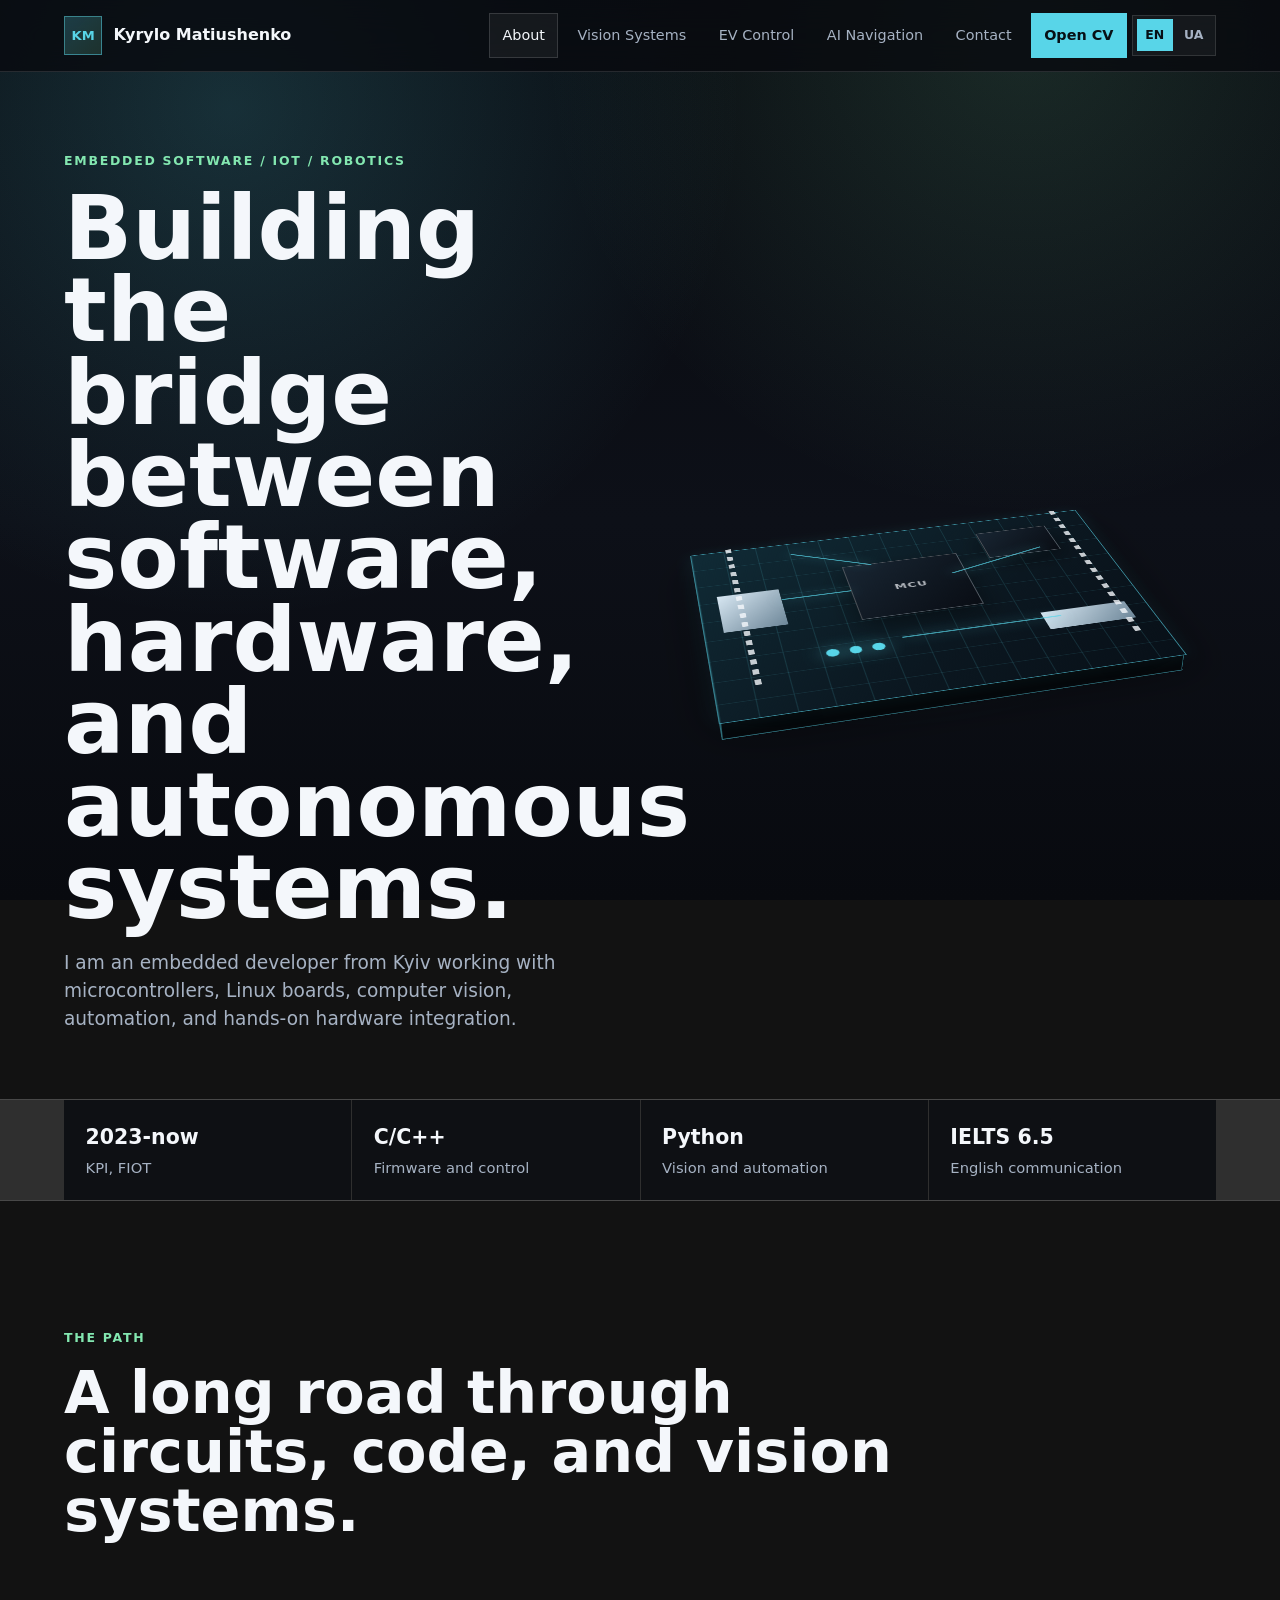
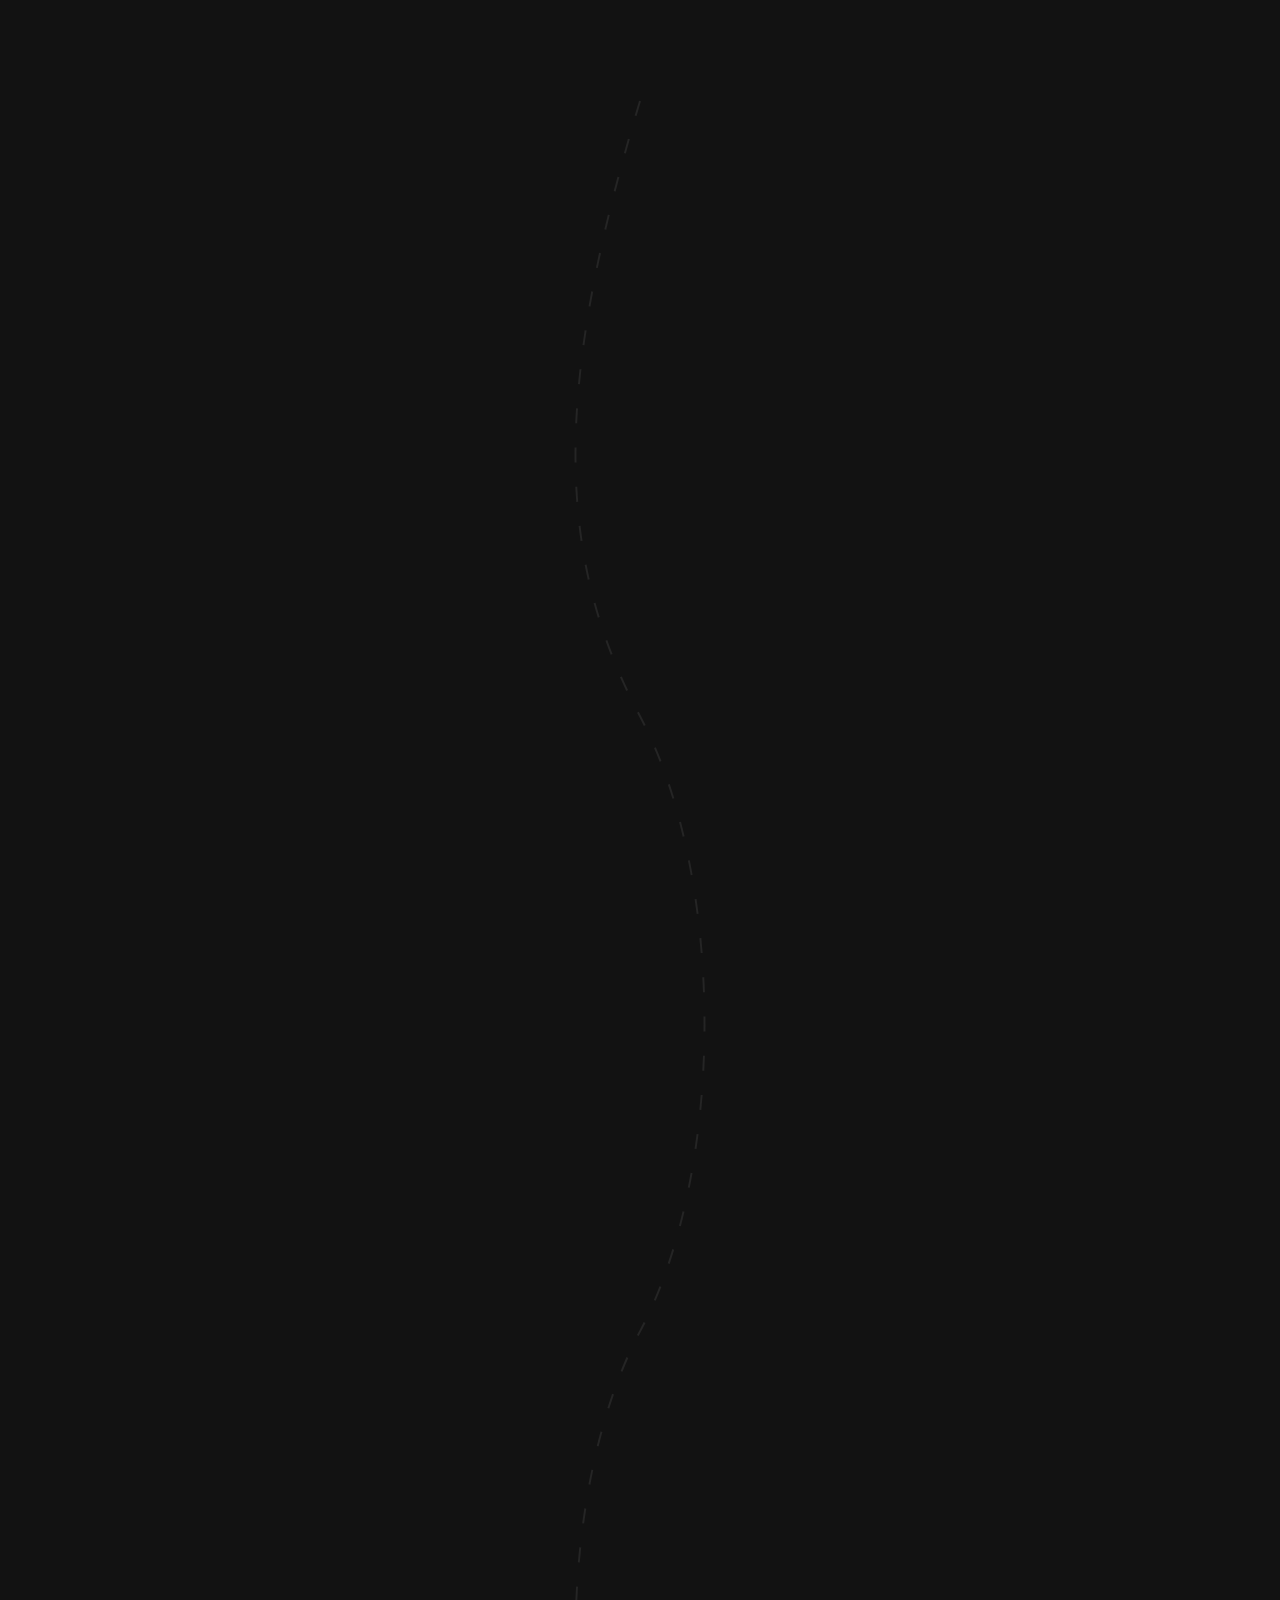
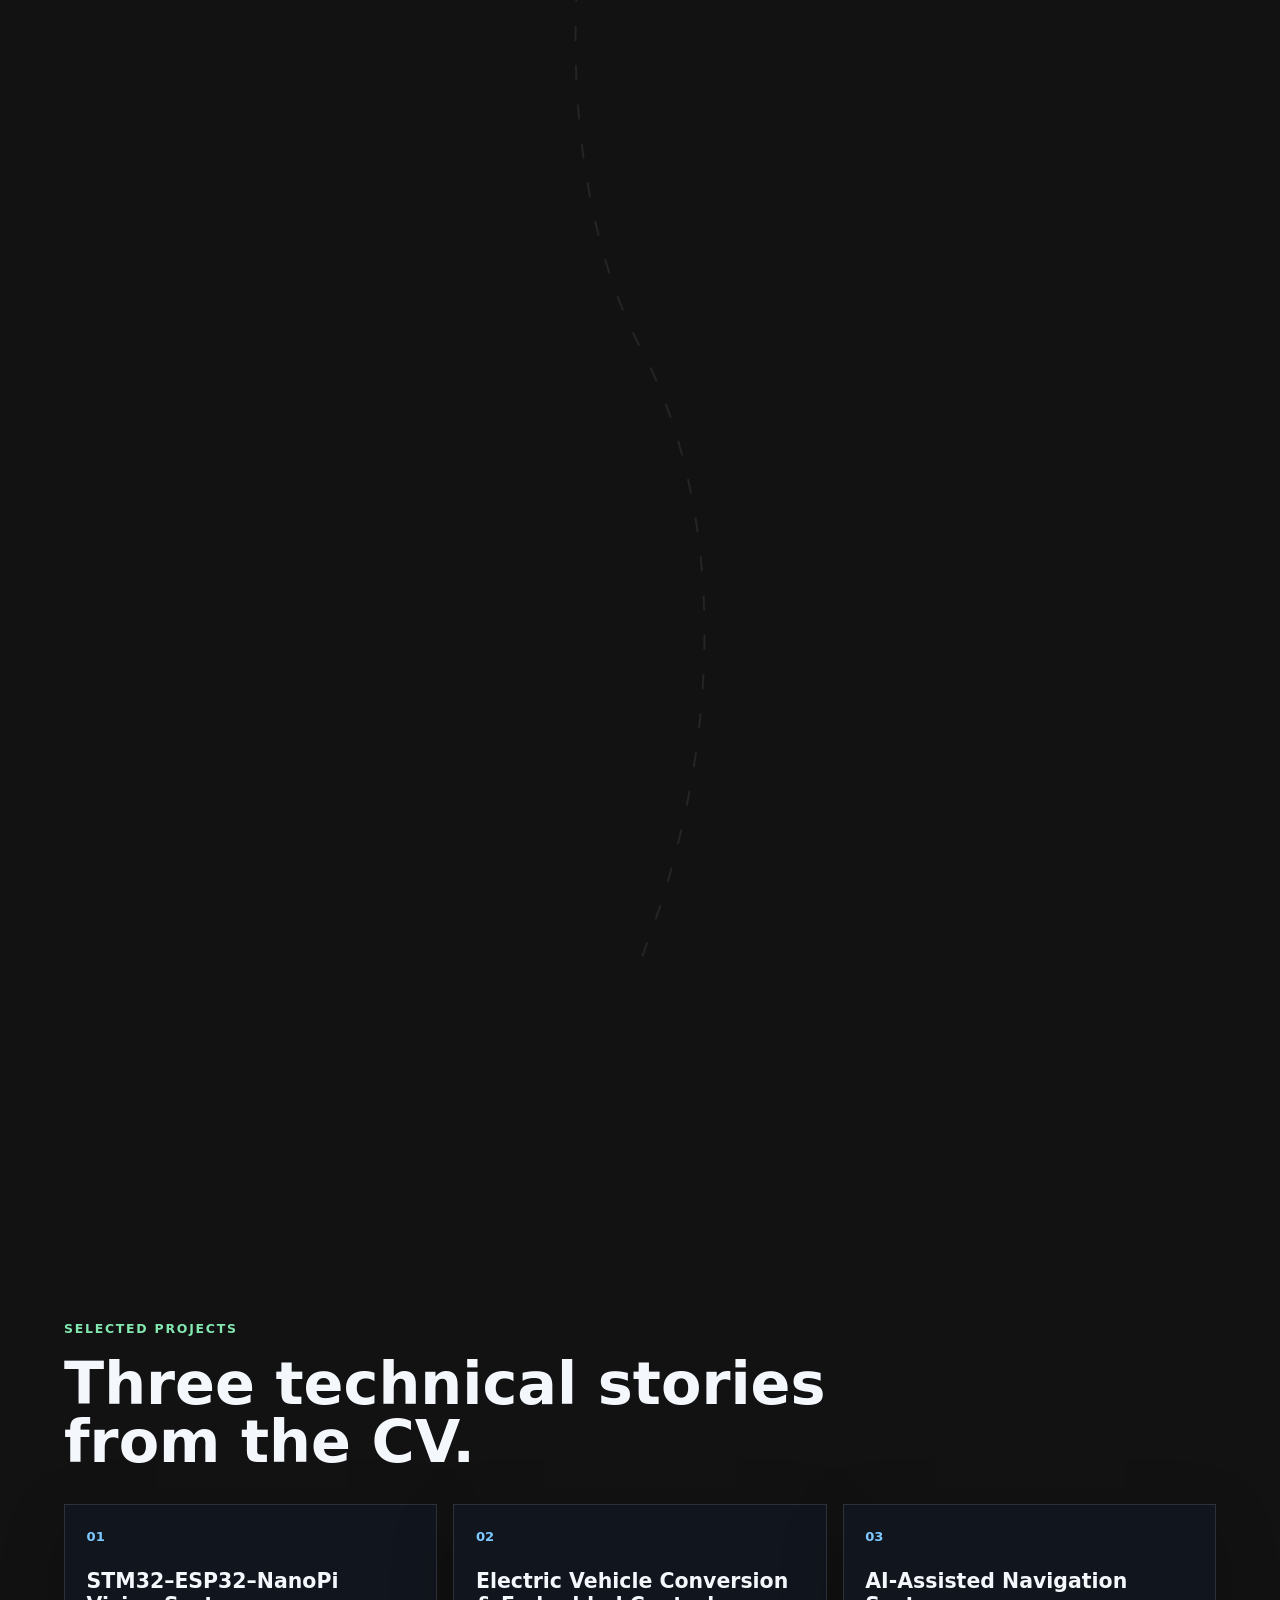
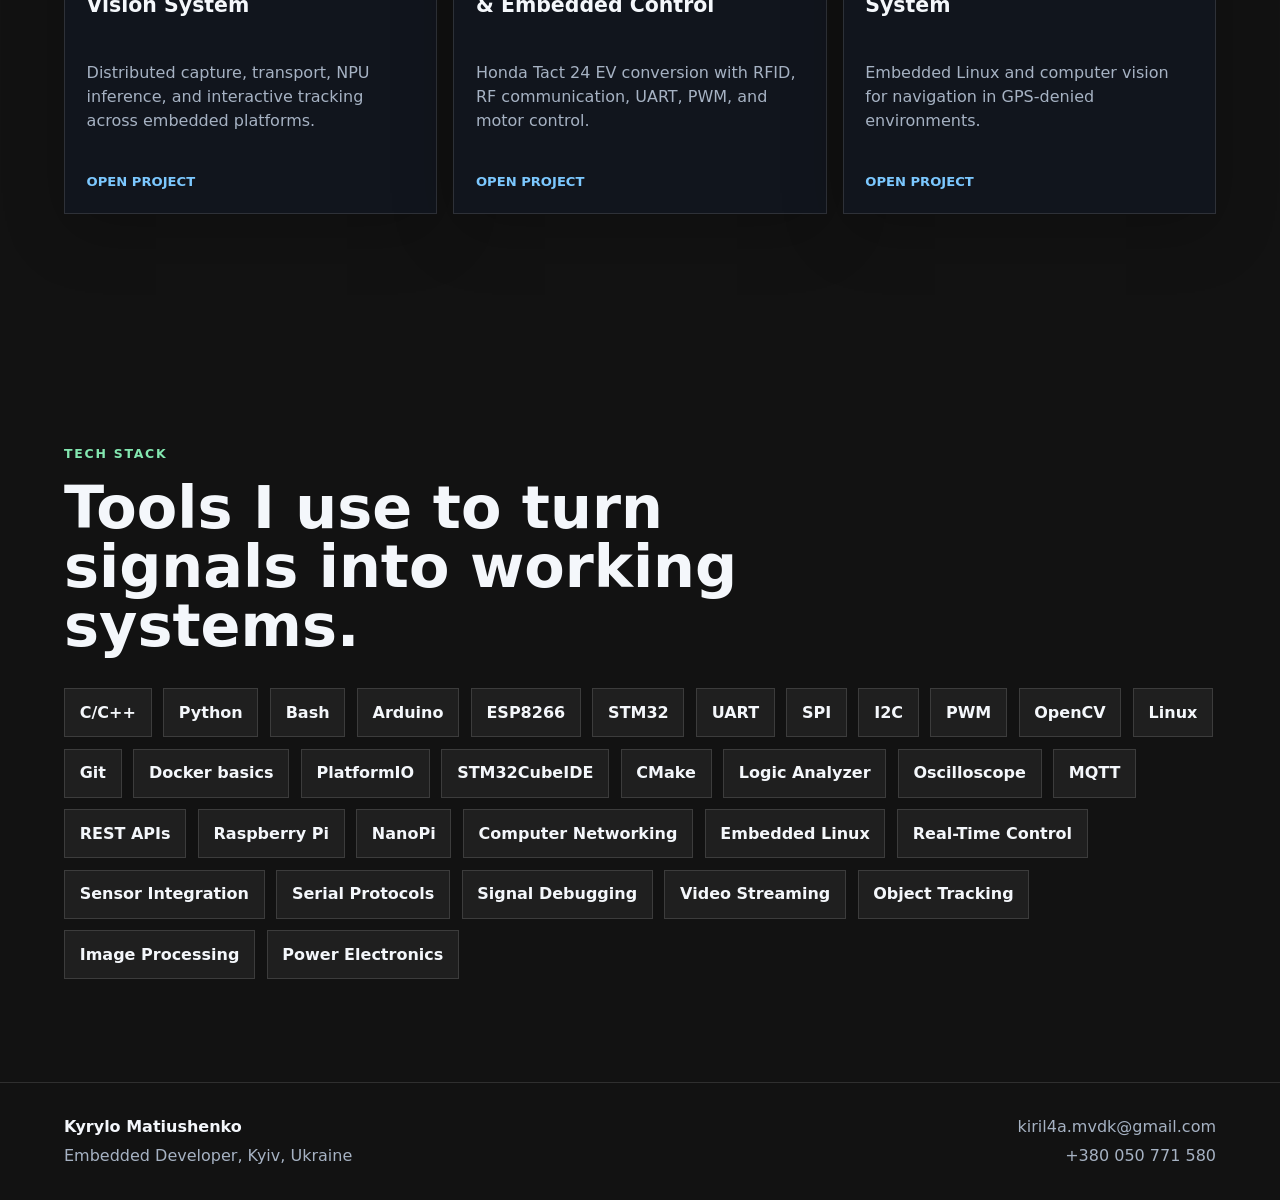
<file: index.html>
<!doctype html>
<html lang="en">
  <head>
    <meta charset="utf-8">
    <meta name="viewport" content="width=device-width, initial-scale=1">
    <meta name="description" content="Kyrylo Matiushenko - embedded developer focused on IoT, robotics, computer vision, and autonomous systems." data-i18n-content="meta.home.description">
    <title>Kyrylo Matiushenko | Embedded Developer</title>
    <link rel="stylesheet" href="styles.css">
    <script defer src="script.js?v=20260713-vision-details"></script>
  </head>
  <body data-page="home">
    <div class="page-loader" aria-label="Loading page" data-i18n-aria="aria.loading">
      <div class="loader-board" aria-hidden="true">
        <span></span>
        <span></span>
        <span></span>
        <span></span>
      </div>
      <p data-i18n="loader.booting">Booting embedded profile</p>
    </div>

    <header class="site-header">
      <a class="brand" href="./" aria-label="Kyrylo Matiushenko home" data-i18n-aria="aria.home">
        <span class="brand-mark">KM</span>
        <span>Kyrylo Matiushenko</span>
      </a>
      <button class="menu-toggle" type="button" aria-label="Open menu" aria-expanded="false" aria-controls="main-navigation" data-i18n-aria="aria.menu">
        <span></span>
        <span></span>
        <span></span>
      </button>
      <nav id="main-navigation" class="top-nav" aria-label="Main navigation" data-i18n-aria="aria.nav">
        <a href="./" aria-current="page" data-i18n="nav.about">About</a>
        <a href="projects/esp8266-camera/" data-i18n="nav.esp">Vision Systems</a>
        <a href="projects/ev-conversion/" data-i18n="nav.ev">EV Control</a>
        <a href="projects/ai-navigation/" data-i18n="nav.ai">AI Navigation</a>
        <a href="contact/" data-i18n="nav.contact">Contact</a>
        <a class="nav-cv" href="Junior Embedded Developer Matiushenko Kyrylo.pdf" data-i18n="nav.cv">Open CV</a>
        <div class="lang-switch" aria-label="Language selector" data-i18n-aria="aria.language">
          <button type="button" data-lang="en" aria-pressed="true">EN</button>
          <button type="button" data-lang="uk" aria-pressed="false">UA</button>
        </div>
      </nav>
    </header>

    <main>
      <section class="hero">
        <div class="hero-copy reveal">
          <p class="eyebrow" data-i18n="home.hero.eyebrow">Embedded software / IoT / robotics</p>
          <h1 data-i18n="home.hero.title">Building the bridge between software, hardware, and autonomous systems.</h1>
          <p class="lead" data-i18n="home.hero.lead">
            I am an embedded developer from Kyiv working with microcontrollers, Linux boards,
            computer vision, automation, and hands-on hardware integration.
          </p>
        </div>

        <div class="hero-visual model-stage" aria-label="Interactive embedded controller model" data-i18n-aria="aria.modelStage">
          <div class="embedded-device" role="img" aria-label="Stylized 3D embedded controller board" data-i18n-aria="aria.model">
            <div class="pcb-board">
              <span class="chip main-chip"></span>
              <span class="chip radio-chip"></span>
              <span class="port usb-port"></span>
              <span class="port sensor-port"></span>
              <span class="trace trace-a"></span>
              <span class="trace trace-b"></span>
              <span class="trace trace-c"></span>
              <span class="trace trace-d"></span>
              <span class="pin-row row-left"></span>
              <span class="pin-row row-right"></span>
              <span class="status-led led-one"></span>
              <span class="status-led led-two"></span>
              <span class="status-led led-three"></span>
            </div>
          </div>
        </div>
      </section>

      <section class="stats-band" aria-label="Profile highlights" data-i18n-aria="aria.profile">
        <div>
          <strong>2023-now</strong>
          <span data-i18n="home.stats.kpi">KPI, FIOT</span>
        </div>
        <div>
          <strong>C/C++</strong>
          <span data-i18n="home.stats.firmware">Firmware and control</span>
        </div>
        <div>
          <strong>Python</strong>
          <span data-i18n="home.stats.vision">Vision and automation</span>
        </div>
        <div>
          <strong>IELTS 6.5</strong>
          <span data-i18n="home.stats.english">English communication</span>
        </div>
      </section>

      <section id="journey" class="story-section">
        <div class="section-heading reveal">
          <p class="eyebrow" data-i18n="home.path.eyebrow">The path</p>
          <h2 data-i18n="home.path.title">A long road through circuits, code, and vision systems.</h2>
        </div>
        <div class="timeline">
          <svg class="timeline-path" viewBox="0 0 100 500" preserveAspectRatio="none" aria-hidden="true">
            <defs>
              <clipPath id="timeline-progress-clip">
                <rect class="timeline-progress-clip" x="0" y="0" width="100" height="0"></rect>
              </clipPath>
            </defs>
            <path pathLength="100" class="timeline-path-base" d="M50 0 C 8 58 8 92 50 125 C 92 158 92 217 50 250 C 8 283 8 342 50 375 C 92 408 92 456 50 500"></path>
            <path pathLength="100" clip-path="url(#timeline-progress-clip)" class="timeline-path-progress" d="M50 0 C 8 58 8 92 50 125 C 92 158 92 217 50 250 C 8 283 8 342 50 375 C 92 408 92 456 50 500"></path>
          </svg>
          <article class="timeline-item reveal">
            <span class="timeline-date">2016</span>
            <h3 data-i18n="home.path.2016.title">The first embedded experiments</h3>
            <p data-i18n="home.path.2016.text">
              Started learning embedded systems through hands-on experiments with boards,
              wiring, and firmware. This is where the habit formed: debug the real device,
              not only the code that should have worked.
            </p>
          </article>
          <article class="timeline-item reveal">
            <span class="timeline-date">2022</span>
            <h3 data-i18n="home.path.2022.title">Escape-room automation in Kyiv</h3>
            <p data-i18n="home.path.2022.text">
              Built electronics for quest rooms: Arduino controllers, sensors, relays, RFID,
              light, sound, and automation chains. It was the first place where reliability
              mattered more than a beautiful prototype.
            </p>
          </article>
          <article class="timeline-item reveal">
            <span class="timeline-date">2023</span>
            <h3 data-i18n="home.path.2023.title">University, relocation, neural networks, and computer vision</h3>
            <p data-i18n="home.path.2023.text">
              Entered KPI, relocated, and began moving from classic embedded work toward
              neural networks and computer vision. GoIT gave the first structured push;
              university projects turned it into deeper practice.
            </p>
          </article>
          <article class="timeline-item reveal">
            <span class="timeline-date">2024</span>
            <h3 data-i18n="home.path.2024.title">Small commissioned projects and sharper specialization</h3>
            <p data-i18n="home.path.2024.text">
              Took on small commissioned projects where each task mixed firmware, hardware
              behavior, interfaces, testing, and practical delivery. Good training for turning
              loose requirements into working devices.
            </p>
          </article>
          <article class="timeline-item reveal">
            <span class="timeline-date" data-i18n="home.path.now.date">Now</span>
            <h3 data-i18n="home.path.now.title">Embedded vision and autonomous systems</h3>
            <p data-i18n="home.path.now.text">
              Focused on embedded software, Linux boards, computer vision, UAV-related
              technologies, and navigation without GPS. The interesting zone is where
              perception, firmware, and physical constraints meet.
            </p>
          </article>
        </div>
      </section>

      <section class="projects-section">
        <div class="section-heading reveal">
          <p class="eyebrow" data-i18n="home.projects.eyebrow">Selected projects</p>
          <h2 data-i18n="home.projects.title">Three technical stories from the CV.</h2>
        </div>
        <div class="project-grid">
          <a class="project-card reveal" href="projects/esp8266-camera/">
            <span class="project-index">01</span>
            <h3 data-i18n="project.stm32.title">STM32–ESP32–NanoPi Vision System</h3>
            <p data-i18n="home.projects.stm32.text">Distributed capture, transport, NPU inference, and interactive tracking across embedded platforms.</p>
            <span class="card-link" data-i18n="home.projects.open">Open project</span>
          </a>
          <a class="project-card reveal" href="projects/ev-conversion/">
            <span class="project-index">02</span>
            <h3 data-i18n="project.ev.title.short">Electric Vehicle Conversion & Embedded Control</h3>
            <p data-i18n="home.projects.ev.text">Honda Tact 24 EV conversion with RFID, RF communication, UART, PWM, and motor control.</p>
            <span class="card-link" data-i18n="home.projects.open">Open project</span>
          </a>
          <a class="project-card reveal" href="projects/ai-navigation/">
            <span class="project-index">03</span>
            <h3 data-i18n="project.ai.title">AI-Assisted Navigation System</h3>
            <p data-i18n="home.projects.ai.text">Embedded Linux and computer vision for navigation in GPS-denied environments.</p>
            <span class="card-link" data-i18n="home.projects.open">Open project</span>
          </a>
        </div>
      </section>

      <section class="stack-section">
        <div class="section-heading reveal">
          <p class="eyebrow" data-i18n="home.stack.eyebrow">Tech stack</p>
          <h2 data-i18n="home.stack.title">Tools I use to turn signals into working systems.</h2>
        </div>
        <div class="stack-cloud reveal">
          <span>C/C++</span>
          <span>Python</span>
          <span>Bash</span>
          <span>Arduino</span>
          <span>ESP8266</span>
          <span>STM32</span>
          <span>UART</span>
          <span>SPI</span>
          <span>I2C</span>
          <span>PWM</span>
          <span>OpenCV</span>
          <span>Linux</span>
          <span>Git</span>
          <span>Docker basics</span>
          <span>PlatformIO</span>
          <span>STM32CubeIDE</span>
          <span>CMake</span>
          <span>Logic Analyzer</span>
          <span>Oscilloscope</span>
          <span>MQTT</span>
          <span>REST APIs</span>
          <span>Raspberry Pi</span>
          <span>NanoPi</span>
          <span>Computer Networking</span>
          <span>Embedded Linux</span>
          <span>Real-Time Control</span>
          <span>Sensor Integration</span>
          <span>Serial Protocols</span>
          <span>Signal Debugging</span>
          <span>Video Streaming</span>
          <span>Object Tracking</span>
          <span>Image Processing</span>
          <span>Power Electronics</span>
        </div>
      </section>
    </main>

    <footer class="site-footer">
      <div>
        <strong>Kyrylo Matiushenko</strong>
        <span data-i18n="footer.role">Embedded Developer, Kyiv, Ukraine</span>
      </div>
      <div class="footer-links">
        <a href="mailto:kiril4a.mvdk@gmail.com">kiril4a.mvdk@gmail.com</a>
        <a href="tel:+380050771580">+380 050 771 580</a>
      </div>
    </footer>
  </body>
</html>
</file>
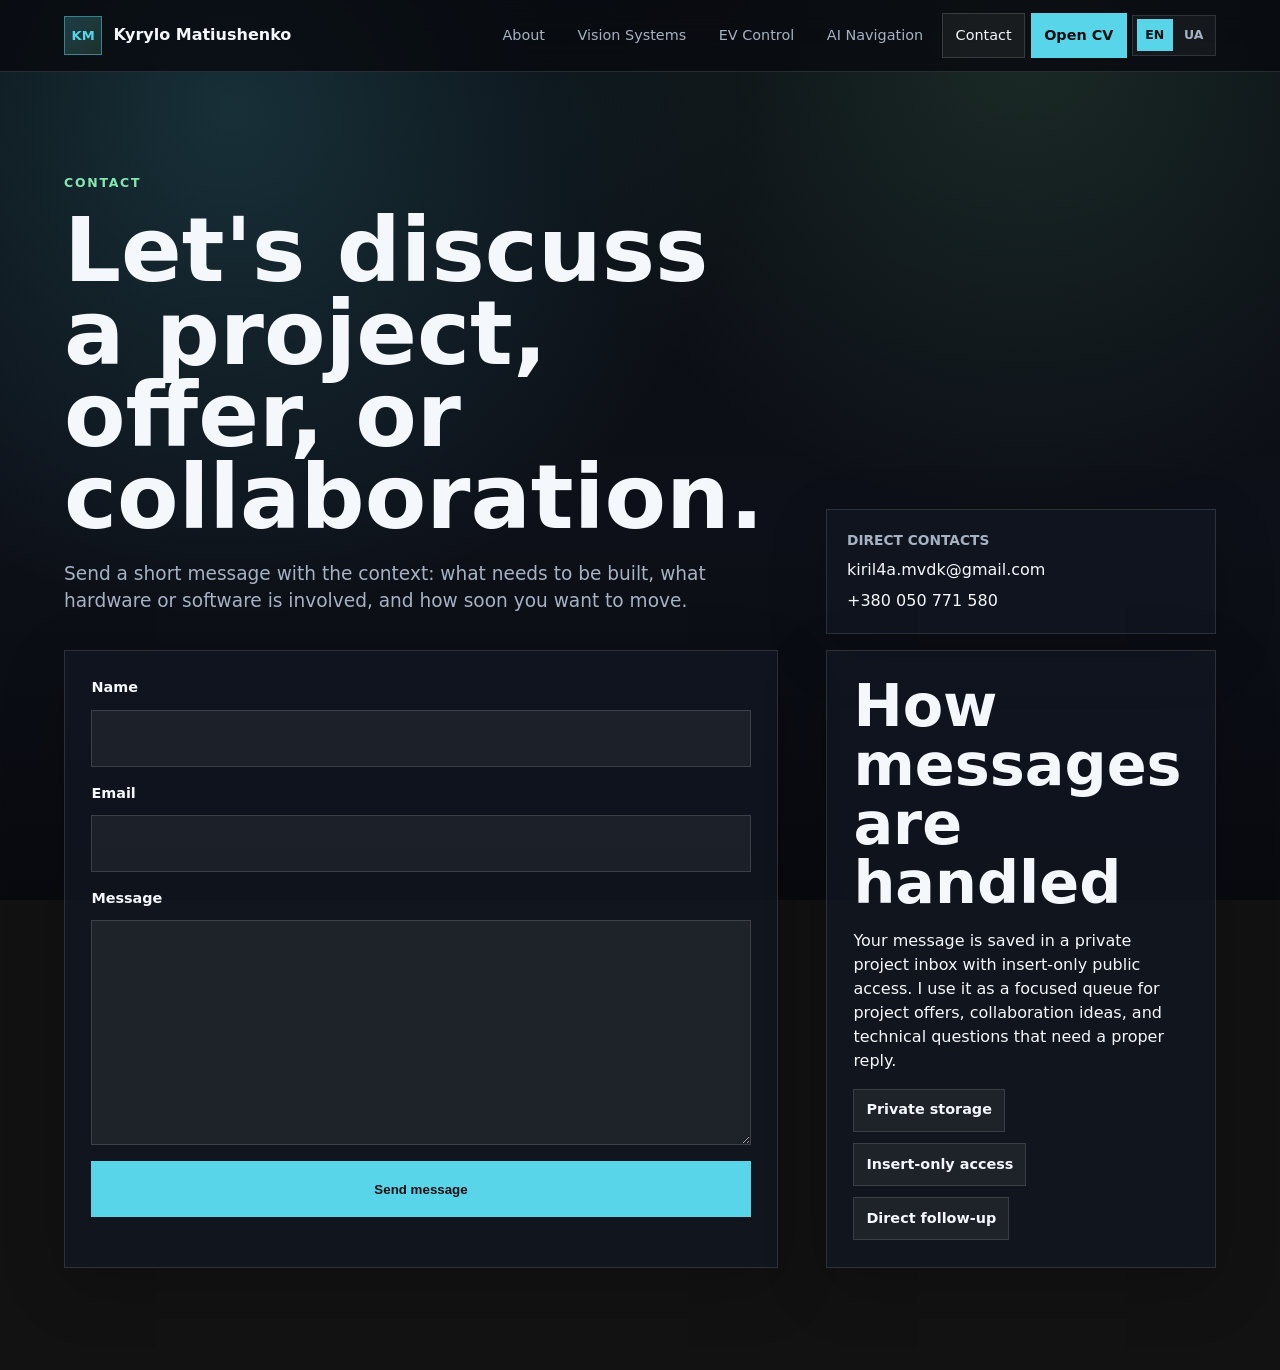
<file: contact/index.html>
<!doctype html>
<html lang="en">
  <head>
    <meta charset="utf-8">
    <meta name="viewport" content="width=device-width, initial-scale=1">
    <meta name="description" content="Contact Kyrylo Matiushenko for embedded, IoT, and computer vision projects." data-i18n-content="meta.contact.description">
    <title>Contact | Kyrylo Matiushenko</title>
    <link rel="stylesheet" href="../styles.css">
    <script defer src="../script.js?v=20260713-vision-details"></script>
  </head>
  <body data-page="contact">
    <header class="site-header">
      <a class="brand" href="../"><span class="brand-mark">KM</span><span>Kyrylo Matiushenko</span></a>
      <button class="menu-toggle" type="button" aria-label="Open menu" aria-expanded="false" aria-controls="main-navigation" data-i18n-aria="aria.menu">
        <span></span>
        <span></span>
        <span></span>
      </button>
      <nav id="main-navigation" class="top-nav" aria-label="Main navigation" data-i18n-aria="aria.nav">
        <a href="../" data-i18n="nav.about">About</a>
        <a href="../projects/esp8266-camera/" data-i18n="nav.esp">Vision Systems</a>
        <a href="../projects/ev-conversion/" data-i18n="nav.ev">EV Control</a>
        <a href="../projects/ai-navigation/" data-i18n="nav.ai">AI Navigation</a>
        <a href="./" aria-current="page" data-i18n="nav.contact">Contact</a>
        <a class="nav-cv" href="../Junior Embedded Developer Matiushenko Kyrylo.pdf" data-i18n="nav.cv">Open CV</a>
        <div class="lang-switch" aria-label="Language selector" data-i18n-aria="aria.language">
          <button type="button" data-lang="en" aria-pressed="true">EN</button>
          <button type="button" data-lang="uk" aria-pressed="false">UA</button>
        </div>
      </nav>
    </header>

    <main class="contact-page">
      <section class="contact-hero reveal">
        <div>
          <p class="eyebrow" data-i18n="contact.eyebrow">Contact</p>
          <h1 data-i18n="contact.title">Let's discuss a project, offer, or collaboration.</h1>
          <p class="lead" data-i18n="contact.lead">
            Send a short message with the context: what needs to be built, what hardware or
            software is involved, and how soon you want to move.
          </p>
        </div>
        <aside class="contact-direct">
          <span data-i18n="contact.direct">Direct contacts</span>
          <a href="mailto:kiril4a.mvdk@gmail.com">kiril4a.mvdk@gmail.com</a>
          <a href="tel:+380050771580">+380 050 771 580</a>
        </aside>
      </section>

      <section class="contact-layout">
        <form class="contact-form reveal" data-contact-form>
          <div class="form-row">
            <label for="contact-name" data-i18n="contact.name">Name</label>
            <input id="contact-name" name="name" type="text" autocomplete="name" required>
          </div>
          <div class="form-row">
            <label for="contact-email" data-i18n="contact.email">Email</label>
            <input id="contact-email" name="email" type="email" autocomplete="email" required>
          </div>
          <div class="form-row">
            <label for="contact-message" data-i18n="contact.message">Message</label>
            <textarea id="contact-message" name="message" rows="8" required></textarea>
          </div>
          <input class="form-honeypot" name="company" type="text" tabindex="-1" autocomplete="off" aria-hidden="true">
          <button class="button primary" type="submit" data-i18n="contact.submit">Send message</button>
          <p class="form-status" data-contact-status aria-live="polite"></p>
        </form>

        <aside class="contact-note reveal">
          <h2 data-i18n="contact.supabase.title">How messages are handled</h2>
          <p data-i18n="contact.supabase.text">
            Your message is saved in a private project inbox with insert-only public access.
            I use it as a focused queue for project offers, collaboration ideas, and technical
            questions that need a proper reply.
          </p>
          <div class="stack-cloud compact">
            <span data-i18n="contact.chip.storage">Private storage</span>
            <span data-i18n="contact.chip.access">Insert-only access</span>
            <span data-i18n="contact.chip.reply">Direct follow-up</span>
          </div>
        </aside>
      </section>
    </main>
  </body>
</html>
</file>
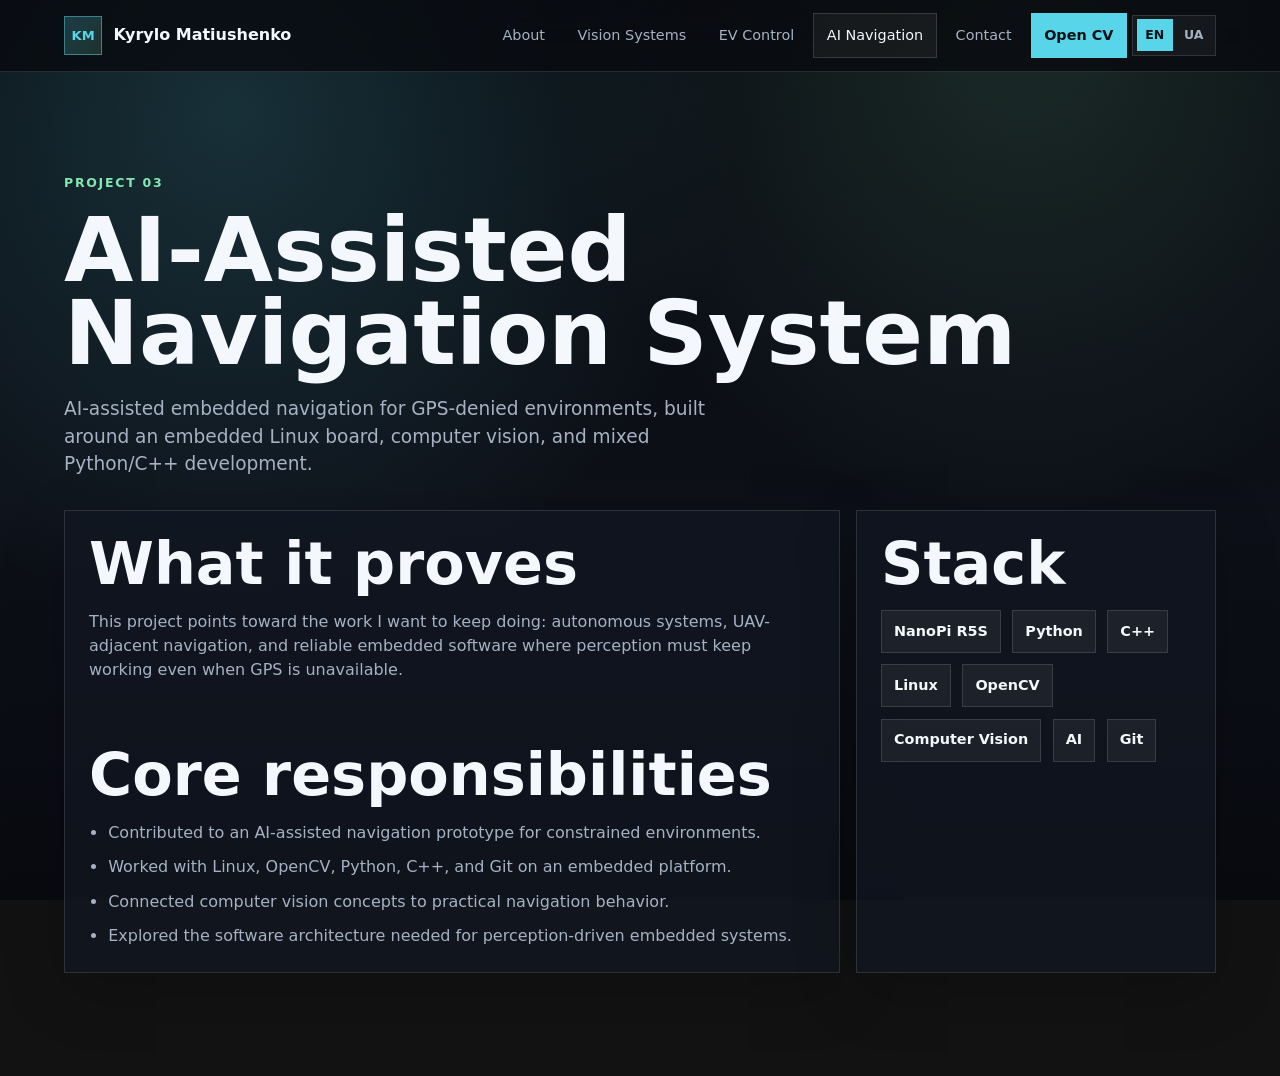
<file: projects/ai-navigation/index.html>
﻿<!doctype html>
<html lang="en">
  <head>
    <meta charset="utf-8">
    <meta name="viewport" content="width=device-width, initial-scale=1">
    <meta name="description" content="AI-assisted embedded navigation system by Kyrylo Matiushenko." data-i18n-content="meta.ai.description">
    <title>AI Navigation | Kyrylo Matiushenko</title>
    <link rel="stylesheet" href="../../styles.css">
    <script defer src="../../script.js?v=20260713-vision-details"></script>
  </head>
  <body data-page="ai">
    <header class="site-header">
      <a class="brand" href="../../"><span class="brand-mark">KM</span><span>Kyrylo Matiushenko</span></a>
      <button class="menu-toggle" type="button" aria-label="Open menu" aria-expanded="false" aria-controls="main-navigation" data-i18n-aria="aria.menu">
        <span></span>
        <span></span>
        <span></span>
      </button>
      <nav id="main-navigation" class="top-nav" aria-label="Main navigation" data-i18n-aria="aria.nav">
        <a href="../../" data-i18n="nav.about">About</a>
        <a href="../esp8266-camera/" data-i18n="nav.esp">Vision Systems</a>
        <a href="../ev-conversion/" data-i18n="nav.ev">EV Control</a>
        <a href="../ai-navigation/" aria-current="page" data-i18n="nav.ai">AI Navigation</a>
        <a href="../../contact/" data-i18n="nav.contact">Contact</a>
        <a class="nav-cv" href="../../Junior Embedded Developer Matiushenko Kyrylo.pdf" data-i18n="nav.cv">Open CV</a>
        <div class="lang-switch" aria-label="Language selector" data-i18n-aria="aria.language">
          <button type="button" data-lang="en" aria-pressed="true">EN</button>
          <button type="button" data-lang="uk" aria-pressed="false">UA</button>
        </div>
      </nav>
    </header>

    <main class="project-page">
      <section class="project-hero reveal">
        <p class="eyebrow" data-i18n="project.ai.eyebrow">Project 03</p>
        <h1 data-i18n="project.ai.title">AI-Assisted Navigation System</h1>
        <p class="lead" data-i18n="project.ai.lead">
          AI-assisted embedded navigation for GPS-denied environments, built around an
          embedded Linux board, computer vision, and mixed Python/C++ development.
        </p>
      </section>

      <section class="project-layout">
        <article class="project-main reveal">
          <h2 data-i18n="project.what">What it proves</h2>
          <p data-i18n="project.ai.proves">
            This project points toward the work I want to keep doing: autonomous systems,
            UAV-adjacent navigation, and reliable embedded software where perception must
            keep working even when GPS is unavailable.
          </p>
          <h2 data-i18n="project.responsibilities">Core responsibilities</h2>
          <ul>
            <li data-i18n="project.ai.li1">Contributed to an AI-assisted navigation prototype for constrained environments.</li>
            <li data-i18n="project.ai.li2">Worked with Linux, OpenCV, Python, C++, and Git on an embedded platform.</li>
            <li data-i18n="project.ai.li3">Connected computer vision concepts to practical navigation behavior.</li>
            <li data-i18n="project.ai.li4">Explored the software architecture needed for perception-driven embedded systems.</li>
          </ul>
        </article>
        <aside class="project-side reveal">
          <h2 data-i18n="project.stack">Stack</h2>
          <div class="stack-cloud compact">
            <span>NanoPi R5S</span>
            <span>Python</span>
            <span>C++</span>
            <span>Linux</span>
            <span>OpenCV</span>
            <span>Computer Vision</span>
            <span>AI</span>
            <span>Git</span>
          </div>
        </aside>
      </section>
    </main>
  </body>
</html>
</file>
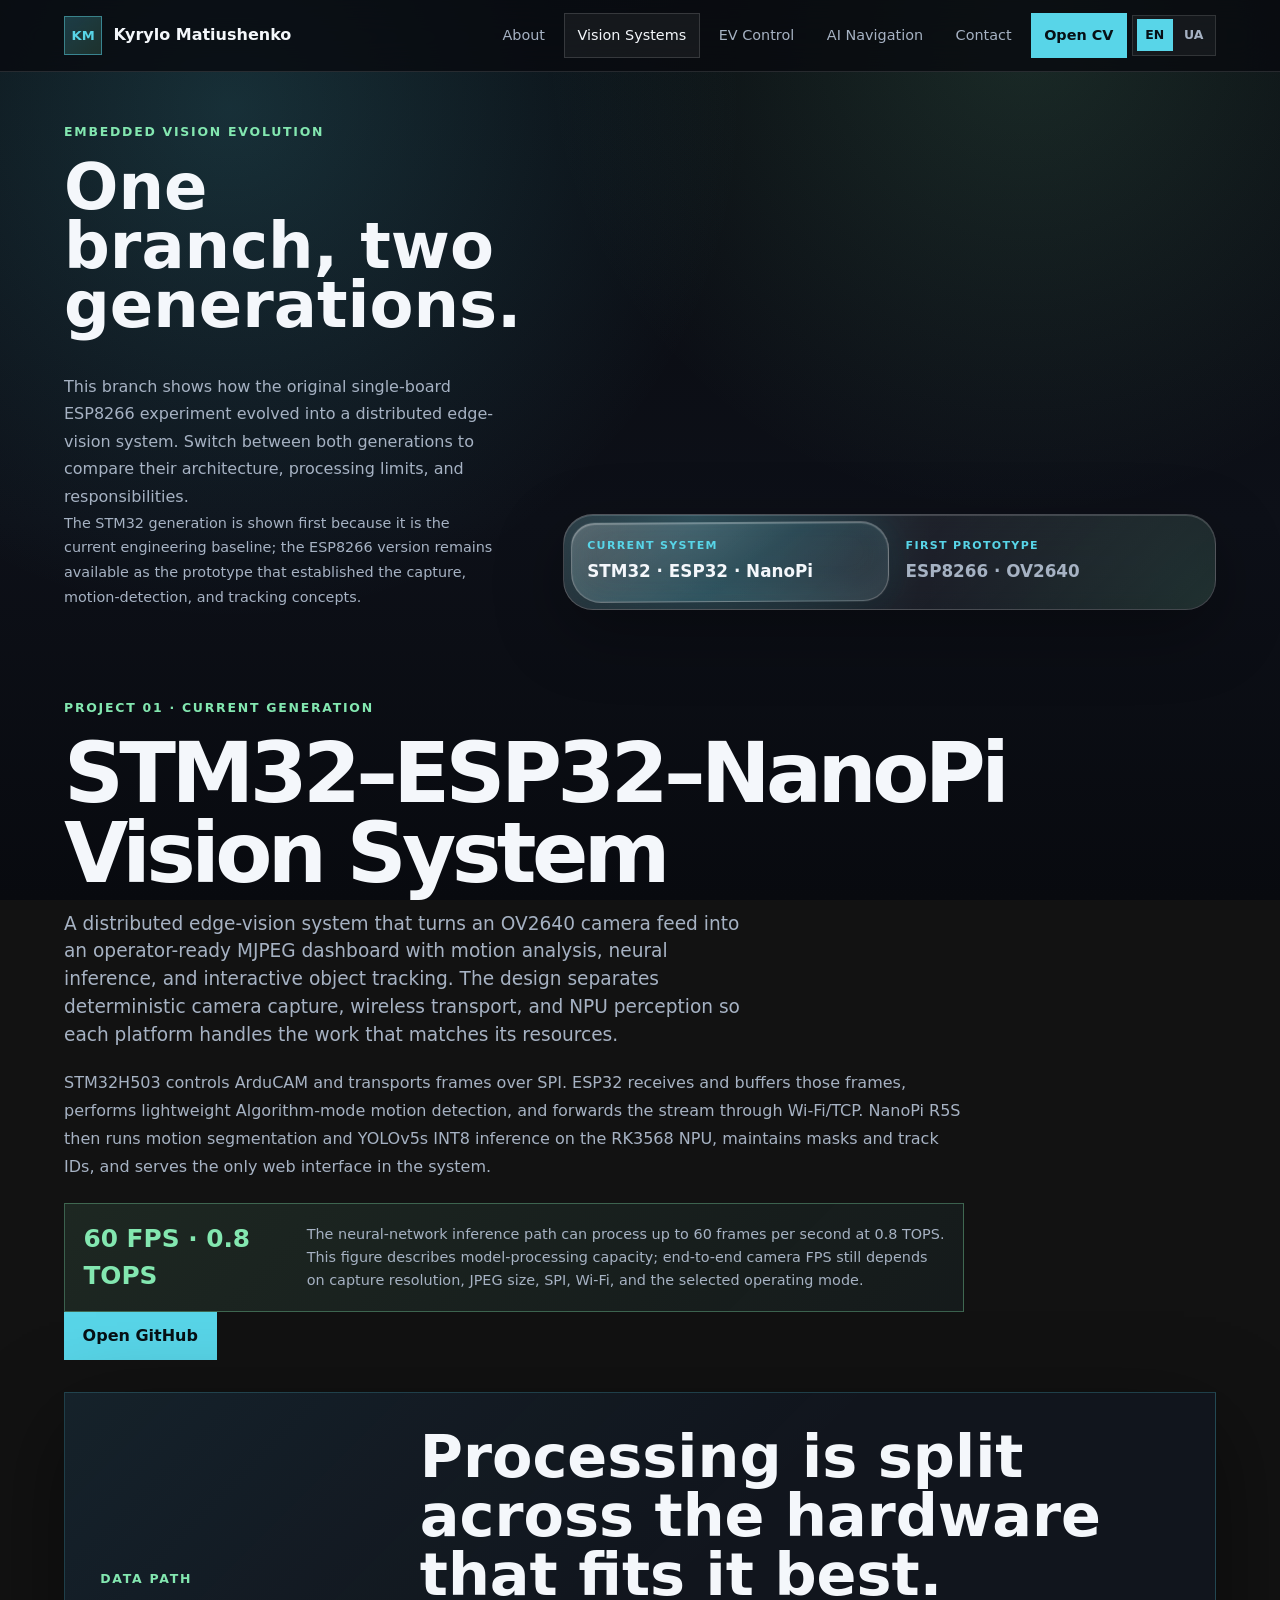
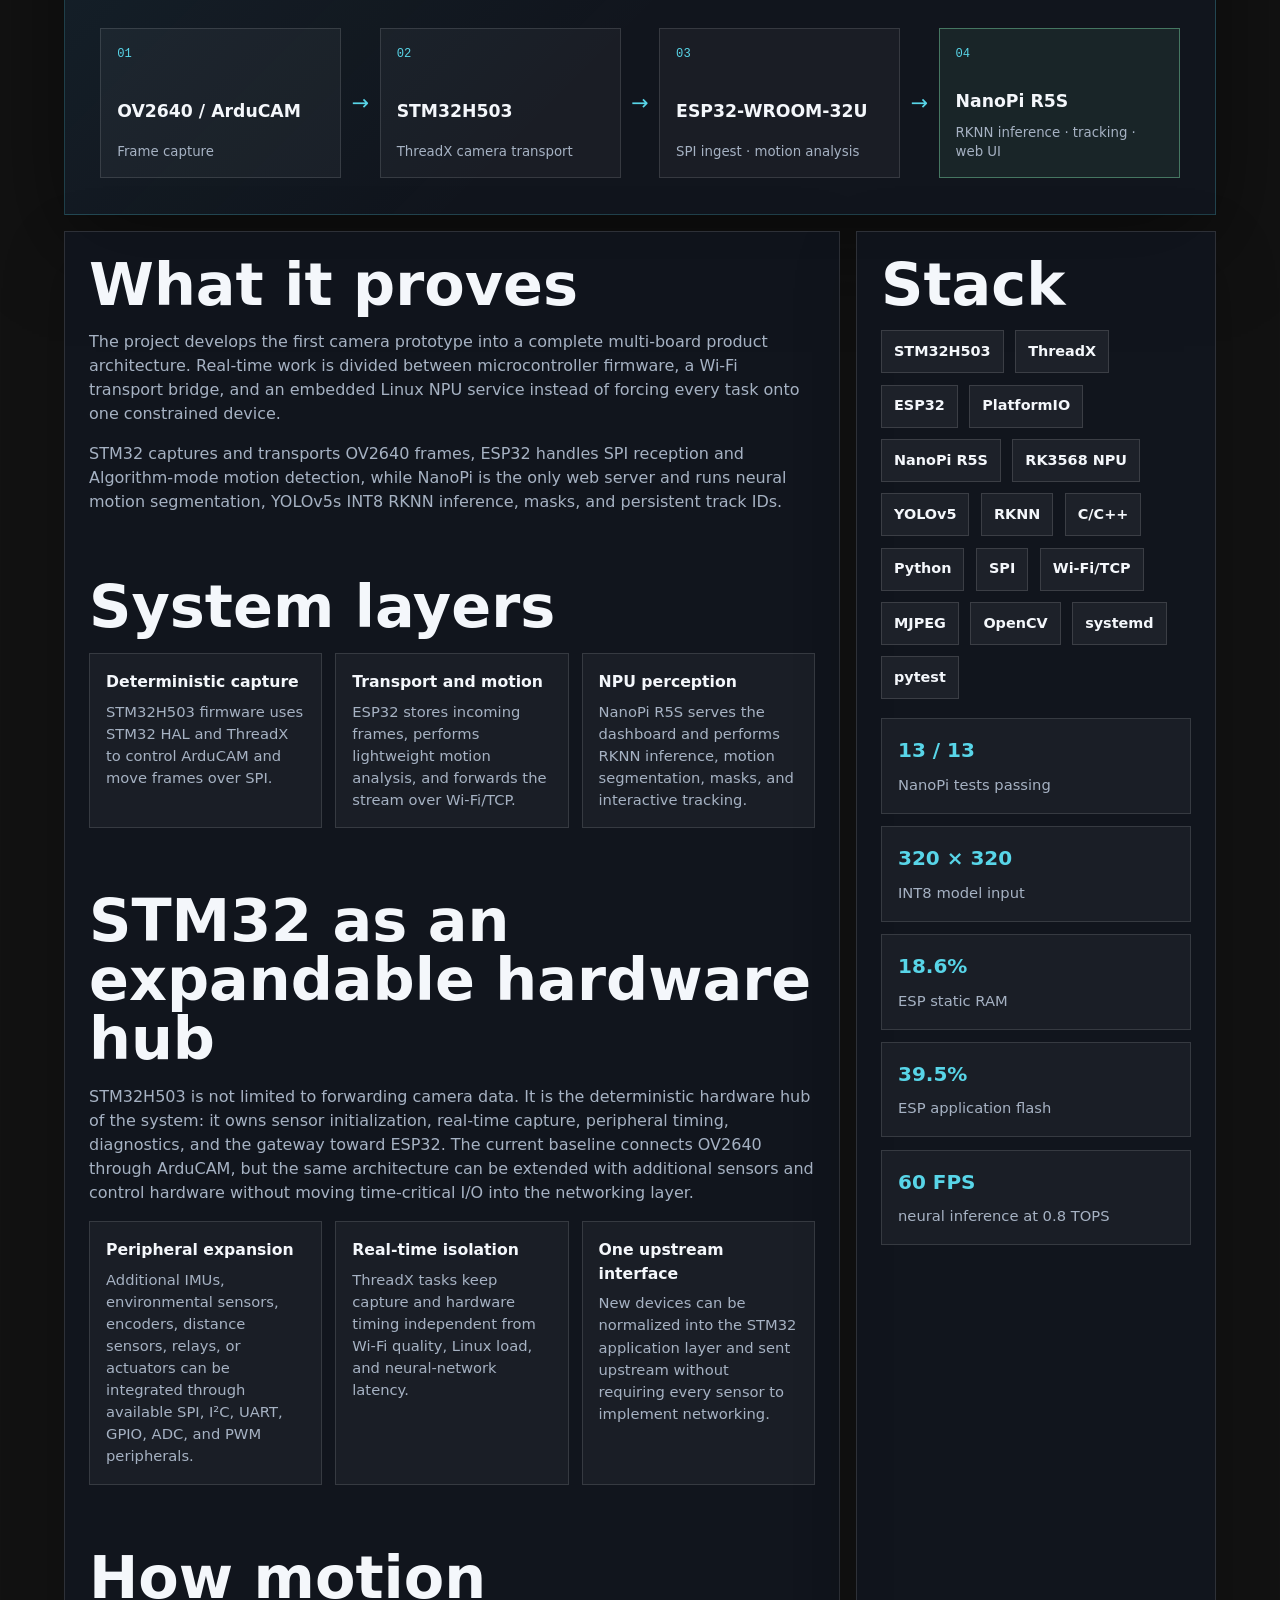
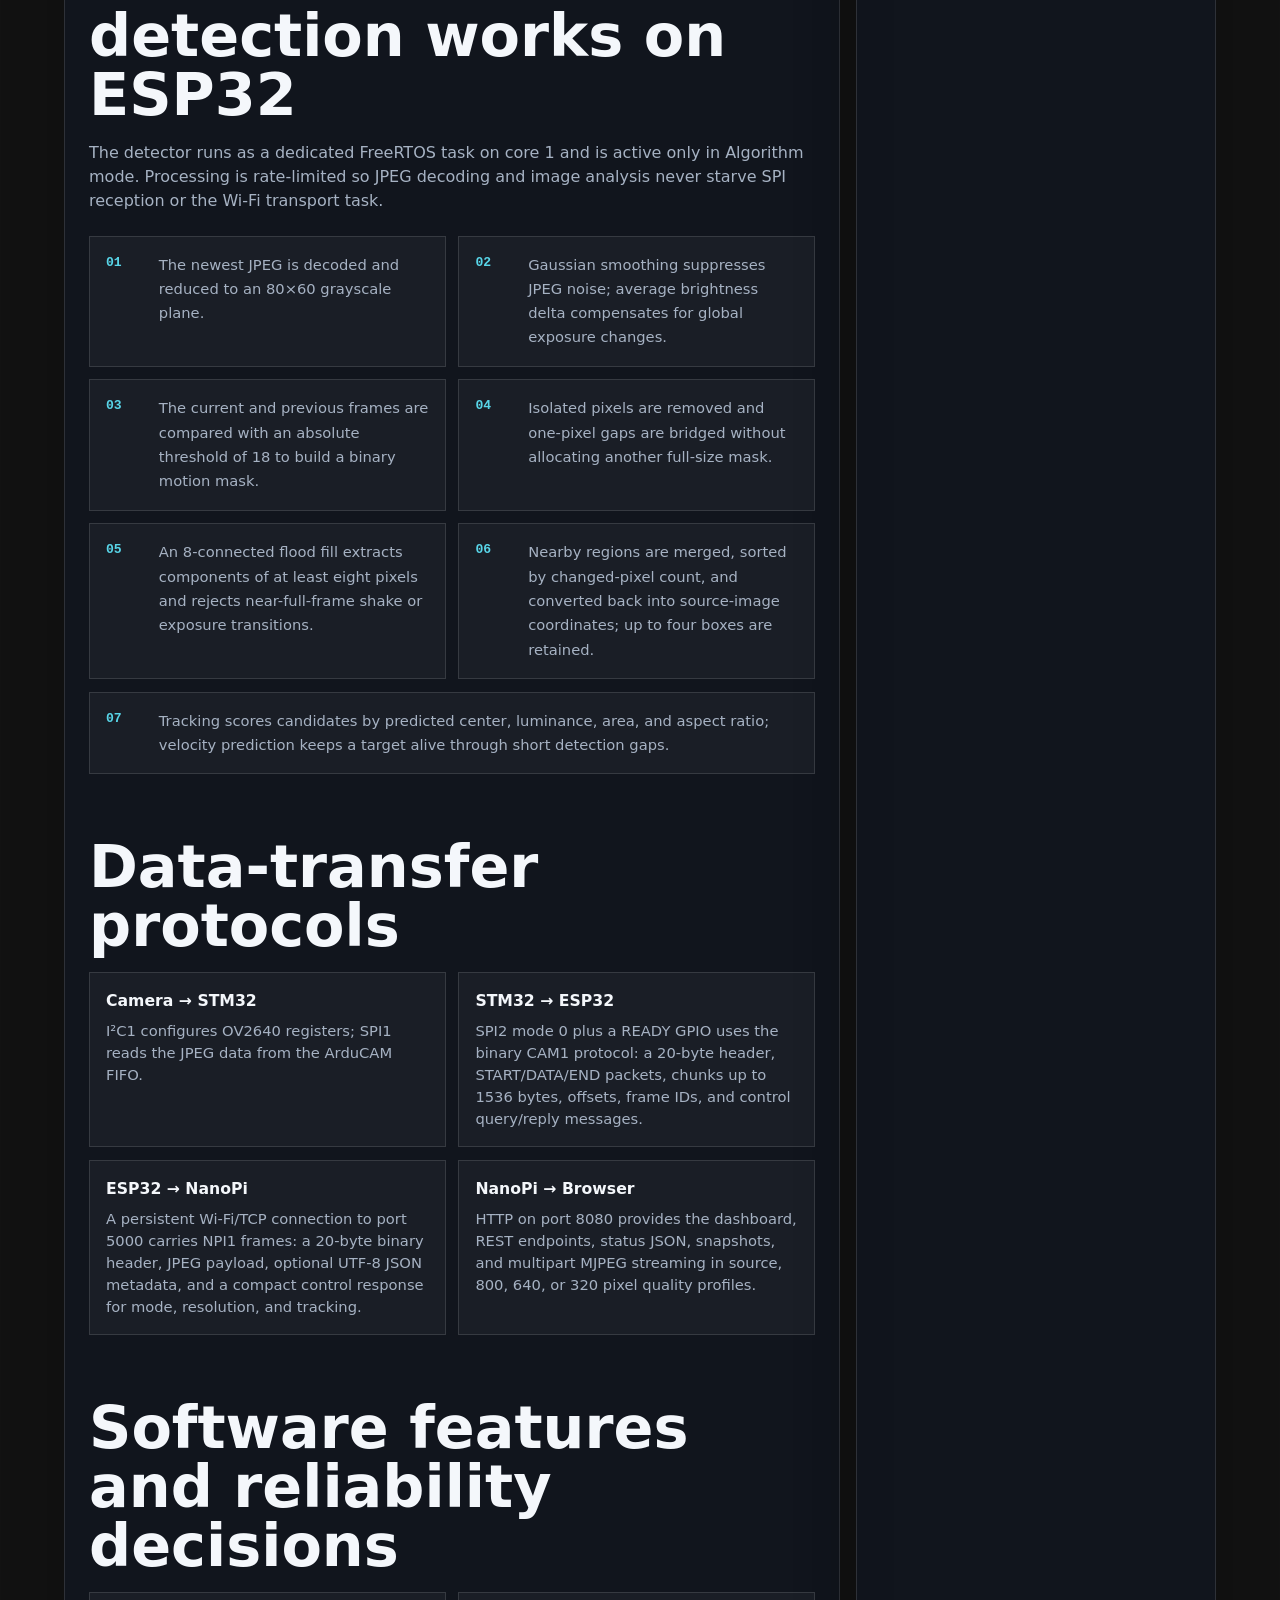
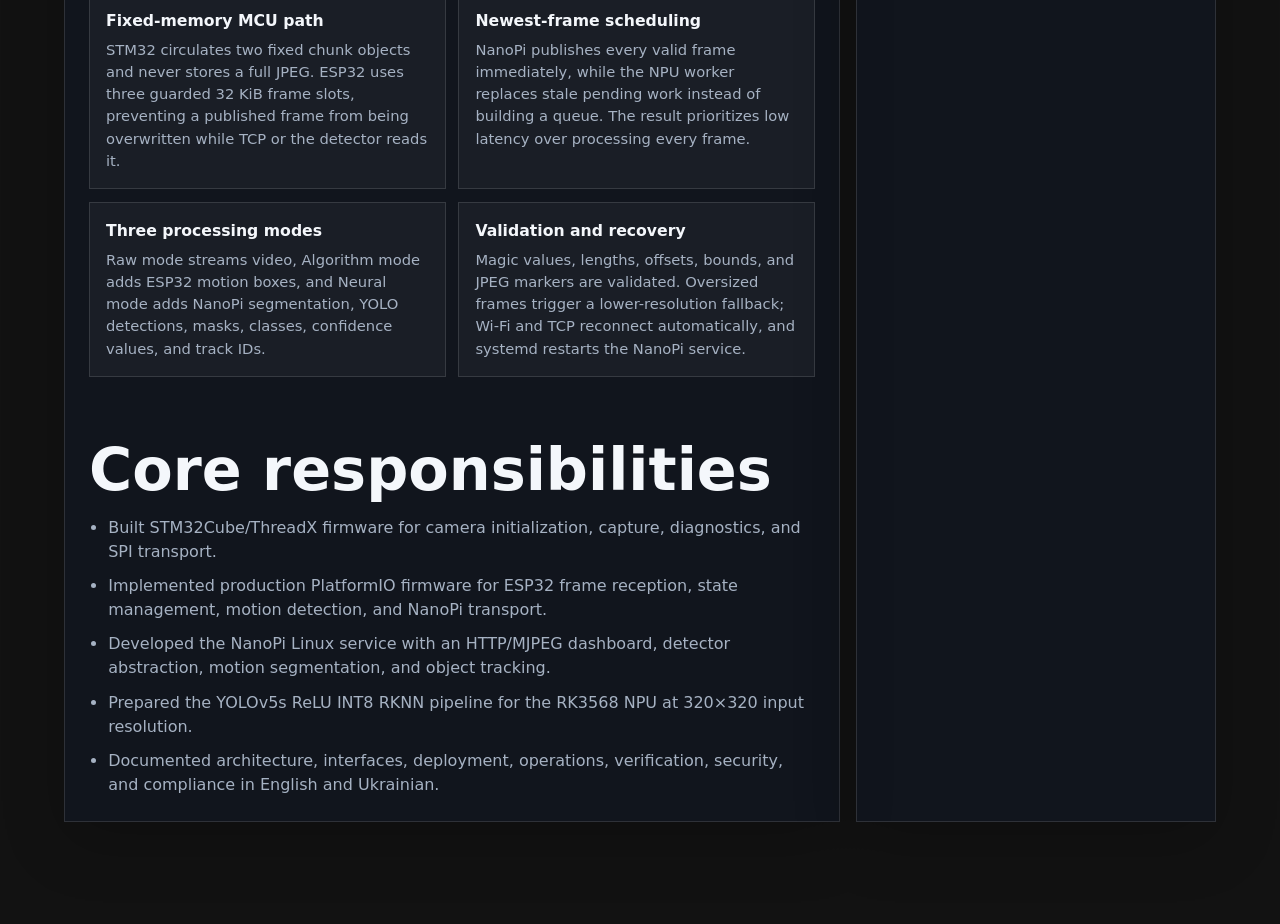
<file: projects/esp8266-camera/index.html>
<!doctype html>
<html lang="en">
  <head>
    <meta charset="utf-8">
    <meta name="viewport" content="width=device-width, initial-scale=1">
    <meta name="description" content="Embedded vision systems built with STM32, ESP32, NanoPi, OV2640, and ESP8266 by Kyrylo Matiushenko." data-i18n-content="meta.esp.description">
    <title>Vision Systems | Kyrylo Matiushenko</title>
    <link rel="stylesheet" href="../../styles.css?v=20260713-vision-details">
    <script defer src="../../script.js?v=20260713-vision-details"></script>
  </head>
  <body data-page="esp">
    <header class="site-header">
      <a class="brand" href="../../"><span class="brand-mark">KM</span><span>Kyrylo Matiushenko</span></a>
      <button class="menu-toggle" type="button" aria-label="Open menu" aria-expanded="false" aria-controls="main-navigation" data-i18n-aria="aria.menu">
        <span></span>
        <span></span>
        <span></span>
      </button>
      <nav id="main-navigation" class="top-nav" aria-label="Main navigation" data-i18n-aria="aria.nav">
        <a href="../../" data-i18n="nav.about">About</a>
        <a href="../esp8266-camera/" aria-current="page" data-i18n="nav.esp">Vision Systems</a>
        <a href="../ev-conversion/" data-i18n="nav.ev">EV Control</a>
        <a href="../ai-navigation/" data-i18n="nav.ai">AI Navigation</a>
        <a href="../../contact/" data-i18n="nav.contact">Contact</a>
        <a class="nav-cv" href="../../Junior Embedded Developer Matiushenko Kyrylo.pdf" data-i18n="nav.cv">Open CV</a>
        <div class="lang-switch" aria-label="Language selector" data-i18n-aria="aria.language">
          <button type="button" data-lang="en" aria-pressed="true">EN</button>
          <button type="button" data-lang="uk" aria-pressed="false">UA</button>
        </div>
      </nav>
    </header>

    <main class="project-page vision-project-page">
      <section class="vision-selector-wrap reveal" aria-labelledby="vision-selector-title">
        <div class="vision-selector-copy">
          <p class="eyebrow" data-i18n="project.vision.eyebrow">Embedded vision evolution</p>
          <h1 id="vision-selector-title" data-i18n="project.vision.title">One branch, two generations.</h1>
          <p data-i18n="project.vision.lead">This branch shows how the original single-board ESP8266 experiment evolved into a distributed edge-vision system. Switch between both generations to compare their architecture, processing limits, and responsibilities.</p>
          <p class="vision-selector-note" data-i18n="project.vision.note">The STM32 generation is shown first because it is the current engineering baseline; the ESP8266 version remains available as the prototype that established the capture, motion-detection, and tracking concepts.</p>
        </div>
        <div class="vision-switch" role="tablist" aria-label="Choose vision project" data-i18n-aria="project.vision.selector">
          <span class="vision-switch-droplet" aria-hidden="true"></span>
          <button type="button" role="tab" aria-selected="true" aria-controls="vision-stm32" id="tab-stm32" data-project-variant="stm32">
            <small data-i18n="project.vision.current">Current system</small>
            <span>STM32 · ESP32 · NanoPi</span>
          </button>
          <button type="button" role="tab" aria-selected="false" aria-controls="vision-esp8266" id="tab-esp8266" data-project-variant="esp8266" tabindex="-1">
            <small data-i18n="project.vision.prototype">First prototype</small>
            <span>ESP8266 · OV2640</span>
          </button>
        </div>
      </section>

      <div class="vision-panels" data-project-panels>
        <section class="project-variant is-active" id="vision-stm32" role="tabpanel" aria-labelledby="tab-stm32" data-project-panel="stm32">
          <section class="project-hero reveal">
            <div class="project-hero-copy">
              <p class="eyebrow" data-i18n="project.stm32.eyebrow">Project 01 · Current generation</p>
              <h2 class="project-display-title" data-i18n="project.stm32.title">STM32–ESP32–NanoPi Vision System</h2>
              <p class="lead" data-i18n="project.stm32.lead">A distributed edge-vision system that turns an OV2640 camera feed into an operator-ready MJPEG dashboard with motion analysis, neural inference, and interactive object tracking. The design separates deterministic camera capture, wireless transport, and NPU perception so each platform handles the work that matches its resources.</p>
              <p class="project-context" data-i18n="project.stm32.context">STM32H503 controls ArduCAM and transports frames over SPI. ESP32 receives and buffers those frames, performs lightweight Algorithm-mode motion detection, and forwards the stream through Wi-Fi/TCP. NanoPi R5S then runs motion segmentation and YOLOv5s INT8 inference on the RK3568 NPU, maintains masks and track IDs, and serves the only web interface in the system.</p>
              <div class="npu-performance">
                <strong>60 FPS · 0.8 TOPS</strong>
                <p data-i18n="project.stm32.performance">The neural-network inference path can process up to 60 frames per second at 0.8 TOPS. This figure describes model-processing capacity; end-to-end camera FPS still depends on capture resolution, JPEG size, SPI, Wi-Fi, and the selected operating mode.</p>
              </div>
              <div class="hero-actions">
                <a class="button primary" href="https://github.com/kiril4a/stm32_esp32_nanopi_ov2640_CV" data-i18n="project.github">Open GitHub</a>
              </div>
            </div>
          </section>

          <section class="vision-architecture reveal" aria-labelledby="architecture-title">
            <div class="architecture-heading">
              <p class="eyebrow" data-i18n="project.stm32.architecture.eyebrow">Data path</p>
              <h2 id="architecture-title" data-i18n="project.stm32.architecture.title">Processing is split across the hardware that fits it best.</h2>
            </div>
            <div class="architecture-flow">
              <div class="architecture-node">
                <span class="node-number">01</span>
                <strong>OV2640 / ArduCAM</strong>
                <small data-i18n="project.stm32.node1">Frame capture</small>
              </div>
              <span class="architecture-link" aria-hidden="true">→</span>
              <div class="architecture-node">
                <span class="node-number">02</span>
                <strong>STM32H503</strong>
                <small data-i18n="project.stm32.node2">ThreadX camera transport</small>
              </div>
              <span class="architecture-link" aria-hidden="true">→</span>
              <div class="architecture-node">
                <span class="node-number">03</span>
                <strong>ESP32-WROOM-32U</strong>
                <small data-i18n="project.stm32.node3">SPI ingest · motion analysis</small>
              </div>
              <span class="architecture-link" aria-hidden="true">→</span>
              <div class="architecture-node is-accent">
                <span class="node-number">04</span>
                <strong>NanoPi R5S</strong>
                <small data-i18n="project.stm32.node4">RKNN inference · tracking · web UI</small>
              </div>
            </div>
          </section>

          <section class="project-layout">
            <article class="project-main reveal">
              <h2 data-i18n="project.what">What it proves</h2>
              <p data-i18n="project.stm32.proves">The project develops the first camera prototype into a complete multi-board product architecture. Real-time work is divided between microcontroller firmware, a Wi-Fi transport bridge, and an embedded Linux NPU service instead of forcing every task onto one constrained device.</p>
              <p data-i18n="project.stm32.proves2">STM32 captures and transports OV2640 frames, ESP32 handles SPI reception and Algorithm-mode motion detection, while NanoPi is the only web server and runs neural motion segmentation, YOLOv5s INT8 RKNN inference, masks, and persistent track IDs.</p>

              <h2 data-i18n="project.stm32.layers.title">System layers</h2>
              <div class="feature-list">
                <div>
                  <strong data-i18n="project.stm32.layer1.title">Deterministic capture</strong>
                  <p data-i18n="project.stm32.layer1.text">STM32H503 firmware uses STM32 HAL and ThreadX to control ArduCAM and move frames over SPI.</p>
                </div>
                <div>
                  <strong data-i18n="project.stm32.layer2.title">Transport and motion</strong>
                  <p data-i18n="project.stm32.layer2.text">ESP32 stores incoming frames, performs lightweight motion analysis, and forwards the stream over Wi-Fi/TCP.</p>
                </div>
                <div>
                  <strong data-i18n="project.stm32.layer3.title">NPU perception</strong>
                  <p data-i18n="project.stm32.layer3.text">NanoPi R5S serves the dashboard and performs RKNN inference, motion segmentation, masks, and interactive tracking.</p>
                </div>
              </div>

              <h2 data-i18n="project.stm32.hub.title">STM32 as an expandable hardware hub</h2>
              <p data-i18n="project.stm32.hub.text">STM32H503 is not limited to forwarding camera data. It is the deterministic hardware hub of the system: it owns sensor initialization, real-time capture, peripheral timing, diagnostics, and the gateway toward ESP32. The current baseline connects OV2640 through ArduCAM, but the same architecture can be extended with additional sensors and control hardware without moving time-critical I/O into the networking layer.</p>
              <div class="feature-list hub-list">
                <div>
                  <strong data-i18n="project.stm32.hub1.title">Peripheral expansion</strong>
                  <p data-i18n="project.stm32.hub1.text">Additional IMUs, environmental sensors, encoders, distance sensors, relays, or actuators can be integrated through available SPI, I²C, UART, GPIO, ADC, and PWM peripherals.</p>
                </div>
                <div>
                  <strong data-i18n="project.stm32.hub2.title">Real-time isolation</strong>
                  <p data-i18n="project.stm32.hub2.text">ThreadX tasks keep capture and hardware timing independent from Wi-Fi quality, Linux load, and neural-network latency.</p>
                </div>
                <div>
                  <strong data-i18n="project.stm32.hub3.title">One upstream interface</strong>
                  <p data-i18n="project.stm32.hub3.text">New devices can be normalized into the STM32 application layer and sent upstream without requiring every sensor to implement networking.</p>
                </div>
              </div>

              <h2 data-i18n="project.stm32.motion.title">How motion detection works on ESP32</h2>
              <p data-i18n="project.stm32.motion.text">The detector runs as a dedicated FreeRTOS task on core 1 and is active only in Algorithm mode. Processing is rate-limited so JPEG decoding and image analysis never starve SPI reception or the Wi-Fi transport task.</p>
              <ol class="processing-pipeline">
                <li><strong>01</strong><span data-i18n="project.stm32.motion1">The newest JPEG is decoded and reduced to an 80×60 grayscale plane.</span></li>
                <li><strong>02</strong><span data-i18n="project.stm32.motion2">Gaussian smoothing suppresses JPEG noise; average brightness delta compensates for global exposure changes.</span></li>
                <li><strong>03</strong><span data-i18n="project.stm32.motion3">The current and previous frames are compared with an absolute threshold of 18 to build a binary motion mask.</span></li>
                <li><strong>04</strong><span data-i18n="project.stm32.motion4">Isolated pixels are removed and one-pixel gaps are bridged without allocating another full-size mask.</span></li>
                <li><strong>05</strong><span data-i18n="project.stm32.motion5">An 8-connected flood fill extracts components of at least eight pixels and rejects near-full-frame shake or exposure transitions.</span></li>
                <li><strong>06</strong><span data-i18n="project.stm32.motion6">Nearby regions are merged, sorted by changed-pixel count, and converted back into source-image coordinates; up to four boxes are retained.</span></li>
                <li><strong>07</strong><span data-i18n="project.stm32.motion7">Tracking scores candidates by predicted center, luminance, area, and aspect ratio; velocity prediction keeps a target alive through short detection gaps.</span></li>
              </ol>

              <h2 data-i18n="project.stm32.protocols.title">Data-transfer protocols</h2>
              <div class="feature-list protocol-list">
                <div>
                  <strong data-i18n="project.stm32.protocol1.title">Camera → STM32</strong>
                  <p data-i18n="project.stm32.protocol1.text">I²C1 configures OV2640 registers; SPI1 reads the JPEG data from the ArduCAM FIFO.</p>
                </div>
                <div>
                  <strong data-i18n="project.stm32.protocol2.title">STM32 → ESP32</strong>
                  <p data-i18n="project.stm32.protocol2.text">SPI2 mode 0 plus a READY GPIO uses the binary CAM1 protocol: a 20-byte header, START/DATA/END packets, chunks up to 1536 bytes, offsets, frame IDs, and control query/reply messages.</p>
                </div>
                <div>
                  <strong data-i18n="project.stm32.protocol3.title">ESP32 → NanoPi</strong>
                  <p data-i18n="project.stm32.protocol3.text">A persistent Wi-Fi/TCP connection to port 5000 carries NPI1 frames: a 20-byte binary header, JPEG payload, optional UTF-8 JSON metadata, and a compact control response for mode, resolution, and tracking.</p>
                </div>
                <div>
                  <strong data-i18n="project.stm32.protocol4.title">NanoPi → Browser</strong>
                  <p data-i18n="project.stm32.protocol4.text">HTTP on port 8080 provides the dashboard, REST endpoints, status JSON, snapshots, and multipart MJPEG streaming in source, 800, 640, or 320 pixel quality profiles.</p>
                </div>
              </div>

              <h2 data-i18n="project.stm32.features.title">Software features and reliability decisions</h2>
              <div class="feature-list software-feature-list">
                <div>
                  <strong data-i18n="project.stm32.feature1.title">Fixed-memory MCU path</strong>
                  <p data-i18n="project.stm32.feature1.text">STM32 circulates two fixed chunk objects and never stores a full JPEG. ESP32 uses three guarded 32 KiB frame slots, preventing a published frame from being overwritten while TCP or the detector reads it.</p>
                </div>
                <div>
                  <strong data-i18n="project.stm32.feature2.title">Newest-frame scheduling</strong>
                  <p data-i18n="project.stm32.feature2.text">NanoPi publishes every valid frame immediately, while the NPU worker replaces stale pending work instead of building a queue. The result prioritizes low latency over processing every frame.</p>
                </div>
                <div>
                  <strong data-i18n="project.stm32.feature3.title">Three processing modes</strong>
                  <p data-i18n="project.stm32.feature3.text">Raw mode streams video, Algorithm mode adds ESP32 motion boxes, and Neural mode adds NanoPi segmentation, YOLO detections, masks, classes, confidence values, and track IDs.</p>
                </div>
                <div>
                  <strong data-i18n="project.stm32.feature4.title">Validation and recovery</strong>
                  <p data-i18n="project.stm32.feature4.text">Magic values, lengths, offsets, bounds, and JPEG markers are validated. Oversized frames trigger a lower-resolution fallback; Wi-Fi and TCP reconnect automatically, and systemd restarts the NanoPi service.</p>
                </div>
              </div>

              <h2 data-i18n="project.responsibilities">Core responsibilities</h2>
              <ul>
                <li data-i18n="project.stm32.li1">Built STM32Cube/ThreadX firmware for camera initialization, capture, diagnostics, and SPI transport.</li>
                <li data-i18n="project.stm32.li2">Implemented production PlatformIO firmware for ESP32 frame reception, state management, motion detection, and NanoPi transport.</li>
                <li data-i18n="project.stm32.li3">Developed the NanoPi Linux service with an HTTP/MJPEG dashboard, detector abstraction, motion segmentation, and object tracking.</li>
                <li data-i18n="project.stm32.li4">Prepared the YOLOv5s ReLU INT8 RKNN pipeline for the RK3568 NPU at 320×320 input resolution.</li>
                <li data-i18n="project.stm32.li5">Documented architecture, interfaces, deployment, operations, verification, security, and compliance in English and Ukrainian.</li>
              </ul>
            </article>
            <aside class="project-side reveal">
              <h2 data-i18n="project.stack">Stack</h2>
              <div class="stack-cloud compact">
                <span>STM32H503</span><span>ThreadX</span><span>ESP32</span><span>PlatformIO</span>
                <span>NanoPi R5S</span><span>RK3568 NPU</span><span>YOLOv5</span><span>RKNN</span>
                <span>C/C++</span><span>Python</span><span>SPI</span><span>Wi-Fi/TCP</span>
                <span>MJPEG</span><span>OpenCV</span><span>systemd</span><span>pytest</span>
              </div>
              <div class="project-facts">
                <div><strong>13 / 13</strong><span data-i18n="project.stm32.fact1">NanoPi tests passing</span></div>
                <div><strong>320 × 320</strong><span data-i18n="project.stm32.fact2">INT8 model input</span></div>
                <div><strong>18.6%</strong><span data-i18n="project.stm32.fact3">ESP static RAM</span></div>
                <div><strong>39.5%</strong><span data-i18n="project.stm32.fact4">ESP application flash</span></div>
                <div><strong>60 FPS</strong><span data-i18n="project.stm32.fact5">neural inference at 0.8 TOPS</span></div>
              </div>
            </aside>
          </section>
        </section>

        <section class="project-variant" id="vision-esp8266" role="tabpanel" aria-labelledby="tab-esp8266" data-project-panel="esp8266" hidden>
          <section class="project-hero project-hero-with-media">
            <div class="project-hero-copy">
              <p class="eyebrow" data-i18n="project.esp.eyebrow">Project 01 · First prototype</p>
              <h2 class="project-display-title" data-i18n="project.esp.title">ESP8266 Camera Streaming & Object Tracking</h2>
              <p class="lead" data-i18n="project.esp.lead">A compact surveillance and tracking system built around ESP8266 and ArduCAM OV2640. Motion detection and target tracking run directly on the microcontroller, while the browser renders the result.</p>
              <div class="hero-actions">
                <a class="button primary" href="https://github.com/kiril4a/esp8266-OV2640-stream-tracking" data-i18n="project.github">Open GitHub</a>
              </div>
            </div>
            <div class="project-hero-media">
              <img src="../../assets/esp8266-tracking-demo.png" alt="ESP8266 tracking web interface demo" data-i18n-alt="project.esp.photo">
            </div>
          </section>

          <section class="project-layout">
            <article class="project-main">
              <h2 data-i18n="project.what">What it proves</h2>
              <p data-i18n="project.esp.proves">This project proves that useful computer-vision logic can run on very constrained hardware when the algorithm is shaped around the device. It uses grayscale frame differencing, bounding-box extraction, and ROI-based tracking.</p>
              <p data-i18n="project.esp.proves2">JPEG streaming is used for viewing; detection and tracking switch the camera to YUV422, extract the Y channel, filter noise and lighting changes, and send a compact binary response to the web interface.</p>

              <h2 data-i18n="project.esp.modes.title">Operating modes</h2>
              <div class="feature-list">
                <div><strong data-i18n="project.esp.mode1.title">JPEG stream</strong><p data-i18n="project.esp.mode1.text">Multipart camera stream with selectable 160x120, 320x240, and 640x480 resolutions.</p></div>
                <div><strong data-i18n="project.esp.mode2.title">Motion detection</strong><p data-i18n="project.esp.mode2.text">ESP8266 scans the grayscale frame, detects changed pixels, and returns a bounding box around movement.</p></div>
                <div><strong data-i18n="project.esp.mode3.title">Target tracking</strong><p data-i18n="project.esp.mode3.text">The user clicks a target in the browser; ESP8266 tracks only a local ROI around that object.</p></div>
              </div>

              <h2 data-i18n="project.esp.algorithm.title">Algorithm design</h2>
              <p data-i18n="project.esp.algorithm.text">The firmware captures a 160x120 YUV422 frame and keeps only brightness values, so each analysis frame is 19,200 bytes. Two static frame buffers avoid heap fragmentation during continuous operation.</p>
              <p data-i18n="project.esp.algorithm.text2">Small movement below the pixel threshold is ignored, global lighting changes are rejected, and tracking narrows the search to a padded region around the previous target position.</p>

              <h2 data-i18n="project.esp.protocol.title">Data protocol</h2>
              <p data-i18n="project.esp.protocol.text">A custom binary packet carries an 8-byte detection header followed by 19,200 bytes of grayscale pixels. The browser decodes the packet with Uint8Array and draws the frame and boxes on HTML5 Canvas.</p>

              <h2 data-i18n="project.responsibilities">Core responsibilities</h2>
              <ul>
                <li data-i18n="project.esp.li1">Implemented ESP8266 SoftAP web server with stream, mode, detection, and target endpoints.</li>
                <li data-i18n="project.esp.li2">Integrated ArduCAM OV2640 over SPI/I2C and switched between JPEG and YUV capture paths.</li>
                <li data-i18n="project.esp.li3">Built motion detection using frame differencing, thresholds, bounding boxes, and lighting-change filtering.</li>
                <li data-i18n="project.esp.li4">Implemented ROI tracking driven by user clicks from the browser Canvas interface.</li>
                <li data-i18n="project.esp.li5">Packed detection results and grayscale pixels into a compact binary response for faster rendering.</li>
              </ul>
            </article>
            <aside class="project-side">
              <h2 data-i18n="project.stack">Stack</h2>
              <div class="stack-cloud compact">
                <span>ESP8266</span><span>C++</span><span>Arduino IDE</span><span>OV2640</span>
                <span>ArduCAM</span><span>Wi-Fi</span><span>SoftAP</span><span>SPI</span>
                <span>I2C</span><span>YUV422</span><span>HTML5 Canvas</span><span>Computer Vision</span>
              </div>
              <div class="project-facts">
                <div><strong>160x120</strong><span data-i18n="project.esp.fact1">analysis frame</span></div>
                <div><strong>19,200 B</strong><span data-i18n="project.esp.fact2">Y-channel buffer</span></div>
                <div><strong>8 B</strong><span data-i18n="project.esp.fact3">binary header</span></div>
                <div><strong>GPIO 16</strong><span data-i18n="project.esp.fact4">camera CS pin</span></div>
              </div>
            </aside>
          </section>
        </section>
      </div>
    </main>
  </body>
</html>
</file>
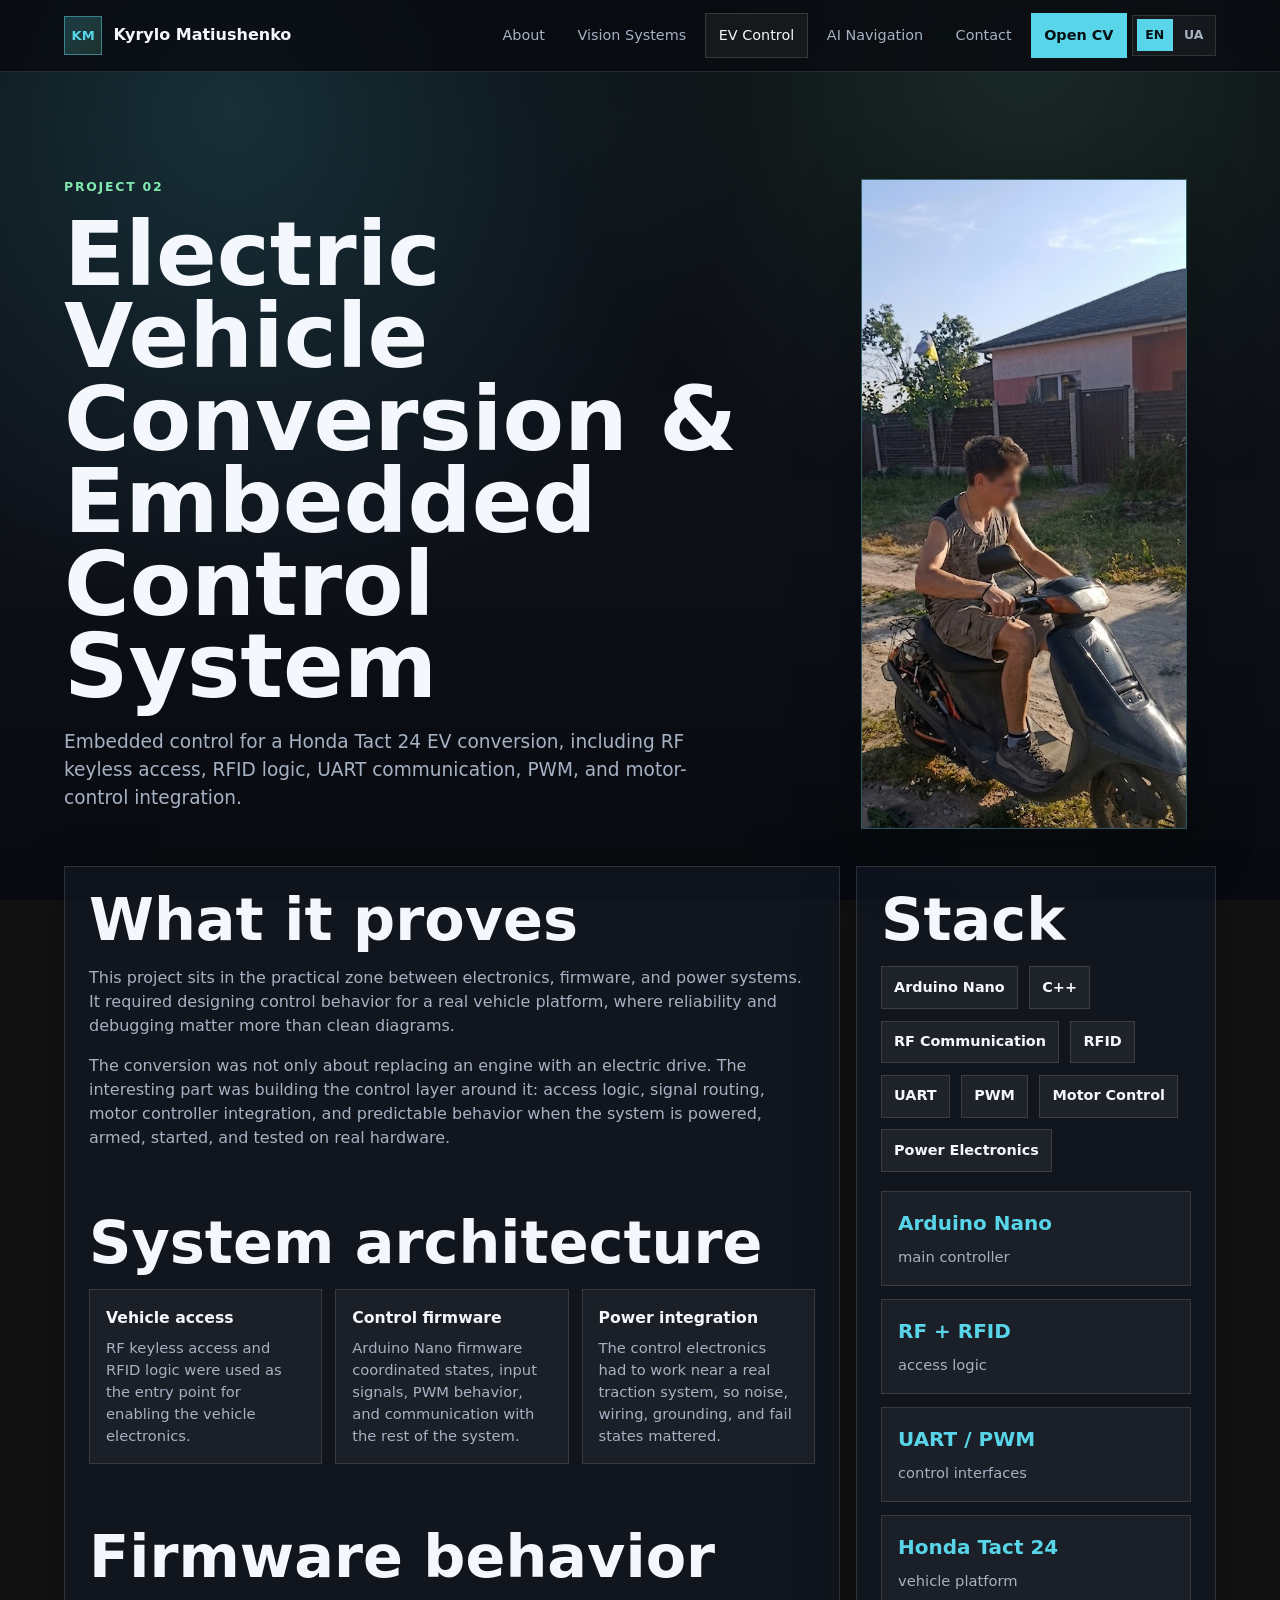
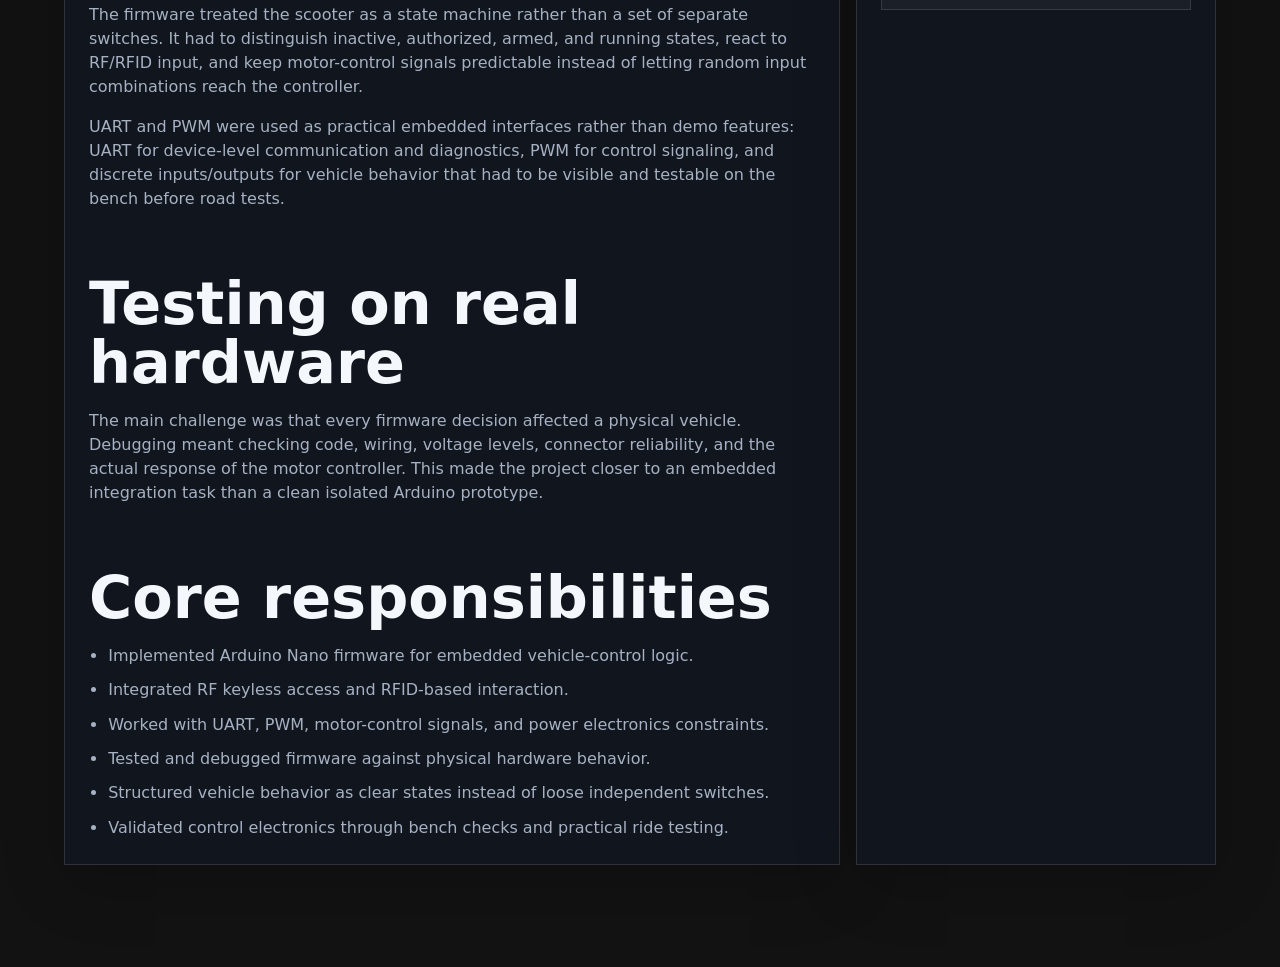
<file: projects/ev-conversion/index.html>
﻿<!doctype html>
<html lang="en">
  <head>
    <meta charset="utf-8">
    <meta name="viewport" content="width=device-width, initial-scale=1">
    <meta name="description" content="Electric vehicle conversion embedded control system by Kyrylo Matiushenko." data-i18n-content="meta.ev.description">
    <title>EV Control | Kyrylo Matiushenko</title>
    <link rel="stylesheet" href="../../styles.css">
    <script defer src="../../script.js?v=20260713-vision-details"></script>
  </head>
  <body data-page="ev">
    <header class="site-header">
      <a class="brand" href="../../"><span class="brand-mark">KM</span><span>Kyrylo Matiushenko</span></a>
      <button class="menu-toggle" type="button" aria-label="Open menu" aria-expanded="false" aria-controls="main-navigation" data-i18n-aria="aria.menu">
        <span></span>
        <span></span>
        <span></span>
      </button>
      <nav id="main-navigation" class="top-nav" aria-label="Main navigation" data-i18n-aria="aria.nav">
        <a href="../../" data-i18n="nav.about">About</a>
        <a href="../esp8266-camera/" data-i18n="nav.esp">Vision Systems</a>
        <a href="../ev-conversion/" aria-current="page" data-i18n="nav.ev">EV Control</a>
        <a href="../ai-navigation/" data-i18n="nav.ai">AI Navigation</a>
        <a href="../../contact/" data-i18n="nav.contact">Contact</a>
        <a class="nav-cv" href="../../Junior Embedded Developer Matiushenko Kyrylo.pdf" data-i18n="nav.cv">Open CV</a>
        <div class="lang-switch" aria-label="Language selector" data-i18n-aria="aria.language">
          <button type="button" data-lang="en" aria-pressed="true">EN</button>
          <button type="button" data-lang="uk" aria-pressed="false">UA</button>
        </div>
      </nav>
    </header>

    <main class="project-page">
      <section class="project-hero project-hero-with-media reveal">
        <div class="project-hero-copy">
          <p class="eyebrow" data-i18n="project.ev.eyebrow">Project 02</p>
          <h1 data-i18n="project.ev.title">Electric Vehicle Conversion & Embedded Control System</h1>
          <p class="lead" data-i18n="project.ev.lead">
            Embedded control for a Honda Tact 24 EV conversion, including RF keyless access,
            RFID logic, UART communication, PWM, and motor-control integration.
          </p>
        </div>
        <div class="project-hero-media">
          <img src="../../assets/ev-conversion-redacted.png" alt="Honda Tact 24 electric conversion test ride" data-i18n-alt="project.ev.photo">
        </div>
      </section>

      <section class="project-layout">
        <article class="project-main reveal">
          <h2 data-i18n="project.what">What it proves</h2>
          <p data-i18n="project.ev.proves">
            This project sits in the practical zone between electronics, firmware, and power
            systems. It required designing control behavior for a real vehicle platform,
            where reliability and debugging matter more than clean diagrams.
          </p>
          <p data-i18n="project.ev.proves2">
            The conversion was not only about replacing an engine with an electric drive. The
            interesting part was building the control layer around it: access logic, signal
            routing, motor controller integration, and predictable behavior when the system is
            powered, armed, started, and tested on real hardware.
          </p>

          <h2 data-i18n="project.ev.system.title">System architecture</h2>
          <div class="feature-list">
            <div>
              <strong data-i18n="project.ev.system1.title">Vehicle access</strong>
              <p data-i18n="project.ev.system1.text">RF keyless access and RFID logic were used as the entry point for enabling the vehicle electronics.</p>
            </div>
            <div>
              <strong data-i18n="project.ev.system2.title">Control firmware</strong>
              <p data-i18n="project.ev.system2.text">Arduino Nano firmware coordinated states, input signals, PWM behavior, and communication with the rest of the system.</p>
            </div>
            <div>
              <strong data-i18n="project.ev.system3.title">Power integration</strong>
              <p data-i18n="project.ev.system3.text">The control electronics had to work near a real traction system, so noise, wiring, grounding, and fail states mattered.</p>
            </div>
          </div>

          <h2 data-i18n="project.ev.firmware.title">Firmware behavior</h2>
          <p data-i18n="project.ev.firmware.text">
            The firmware treated the scooter as a state machine rather than a set of separate
            switches. It had to distinguish inactive, authorized, armed, and running states,
            react to RF/RFID input, and keep motor-control signals predictable instead of
            letting random input combinations reach the controller.
          </p>
          <p data-i18n="project.ev.firmware.text2">
            UART and PWM were used as practical embedded interfaces rather than demo features:
            UART for device-level communication and diagnostics, PWM for control signaling, and
            discrete inputs/outputs for vehicle behavior that had to be visible and testable on
            the bench before road tests.
          </p>

          <h2 data-i18n="project.ev.testing.title">Testing on real hardware</h2>
          <p data-i18n="project.ev.testing.text">
            The main challenge was that every firmware decision affected a physical vehicle.
            Debugging meant checking code, wiring, voltage levels, connector reliability, and
            the actual response of the motor controller. This made the project closer to an
            embedded integration task than a clean isolated Arduino prototype.
          </p>

          <h2 data-i18n="project.responsibilities">Core responsibilities</h2>
          <ul>
            <li data-i18n="project.ev.li1">Implemented Arduino Nano firmware for embedded vehicle-control logic.</li>
            <li data-i18n="project.ev.li2">Integrated RF keyless access and RFID-based interaction.</li>
            <li data-i18n="project.ev.li3">Worked with UART, PWM, motor-control signals, and power electronics constraints.</li>
            <li data-i18n="project.ev.li4">Tested and debugged firmware against physical hardware behavior.</li>
            <li data-i18n="project.ev.li5">Structured vehicle behavior as clear states instead of loose independent switches.</li>
            <li data-i18n="project.ev.li6">Validated control electronics through bench checks and practical ride testing.</li>
          </ul>
        </article>
        <aside class="project-side reveal">
          <h2 data-i18n="project.stack">Stack</h2>
          <div class="stack-cloud compact">
            <span>Arduino Nano</span>
            <span>C++</span>
            <span>RF Communication</span>
            <span>RFID</span>
            <span>UART</span>
            <span>PWM</span>
            <span>Motor Control</span>
            <span>Power Electronics</span>
          </div>
          <div class="project-facts">
            <div>
              <strong>Arduino Nano</strong>
              <span data-i18n="project.ev.fact1">main controller</span>
            </div>
            <div>
              <strong>RF + RFID</strong>
              <span data-i18n="project.ev.fact2">access logic</span>
            </div>
            <div>
              <strong>UART / PWM</strong>
              <span data-i18n="project.ev.fact3">control interfaces</span>
            </div>
            <div>
              <strong>Honda Tact 24</strong>
              <span data-i18n="project.ev.fact4">vehicle platform</span>
            </div>
          </div>
        </aside>
      </section>
    </main>
  </body>
</html>
</file>
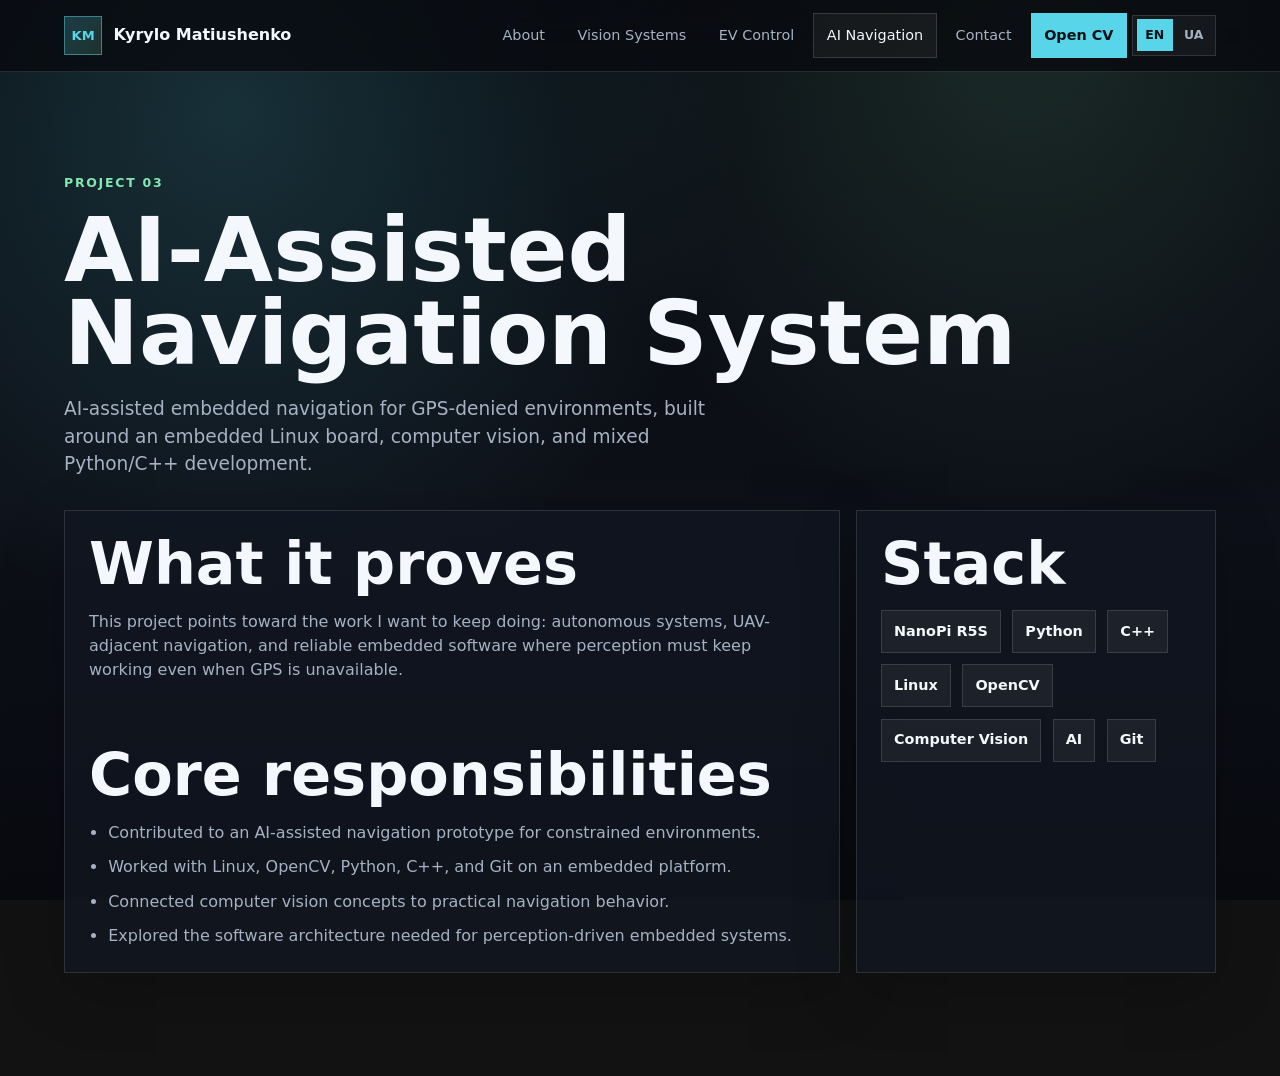
<file: projects/ai-navigation.html>
<!doctype html>
<html lang="en">
  <head>
    <meta charset="utf-8">
    <meta name="robots" content="noindex">
    <meta http-equiv="refresh" content="0; url=ai-navigation/">
    <link rel="canonical" href="ai-navigation/">
    <title>Redirecting...</title>
    <script>
      window.location.replace(`ai-navigation/${window.location.search}${window.location.hash}`);
    </script>
  </head>
  <body>
    <a href="ai-navigation/">Continue to AI Navigation</a>
  </body>
</html>
</file>
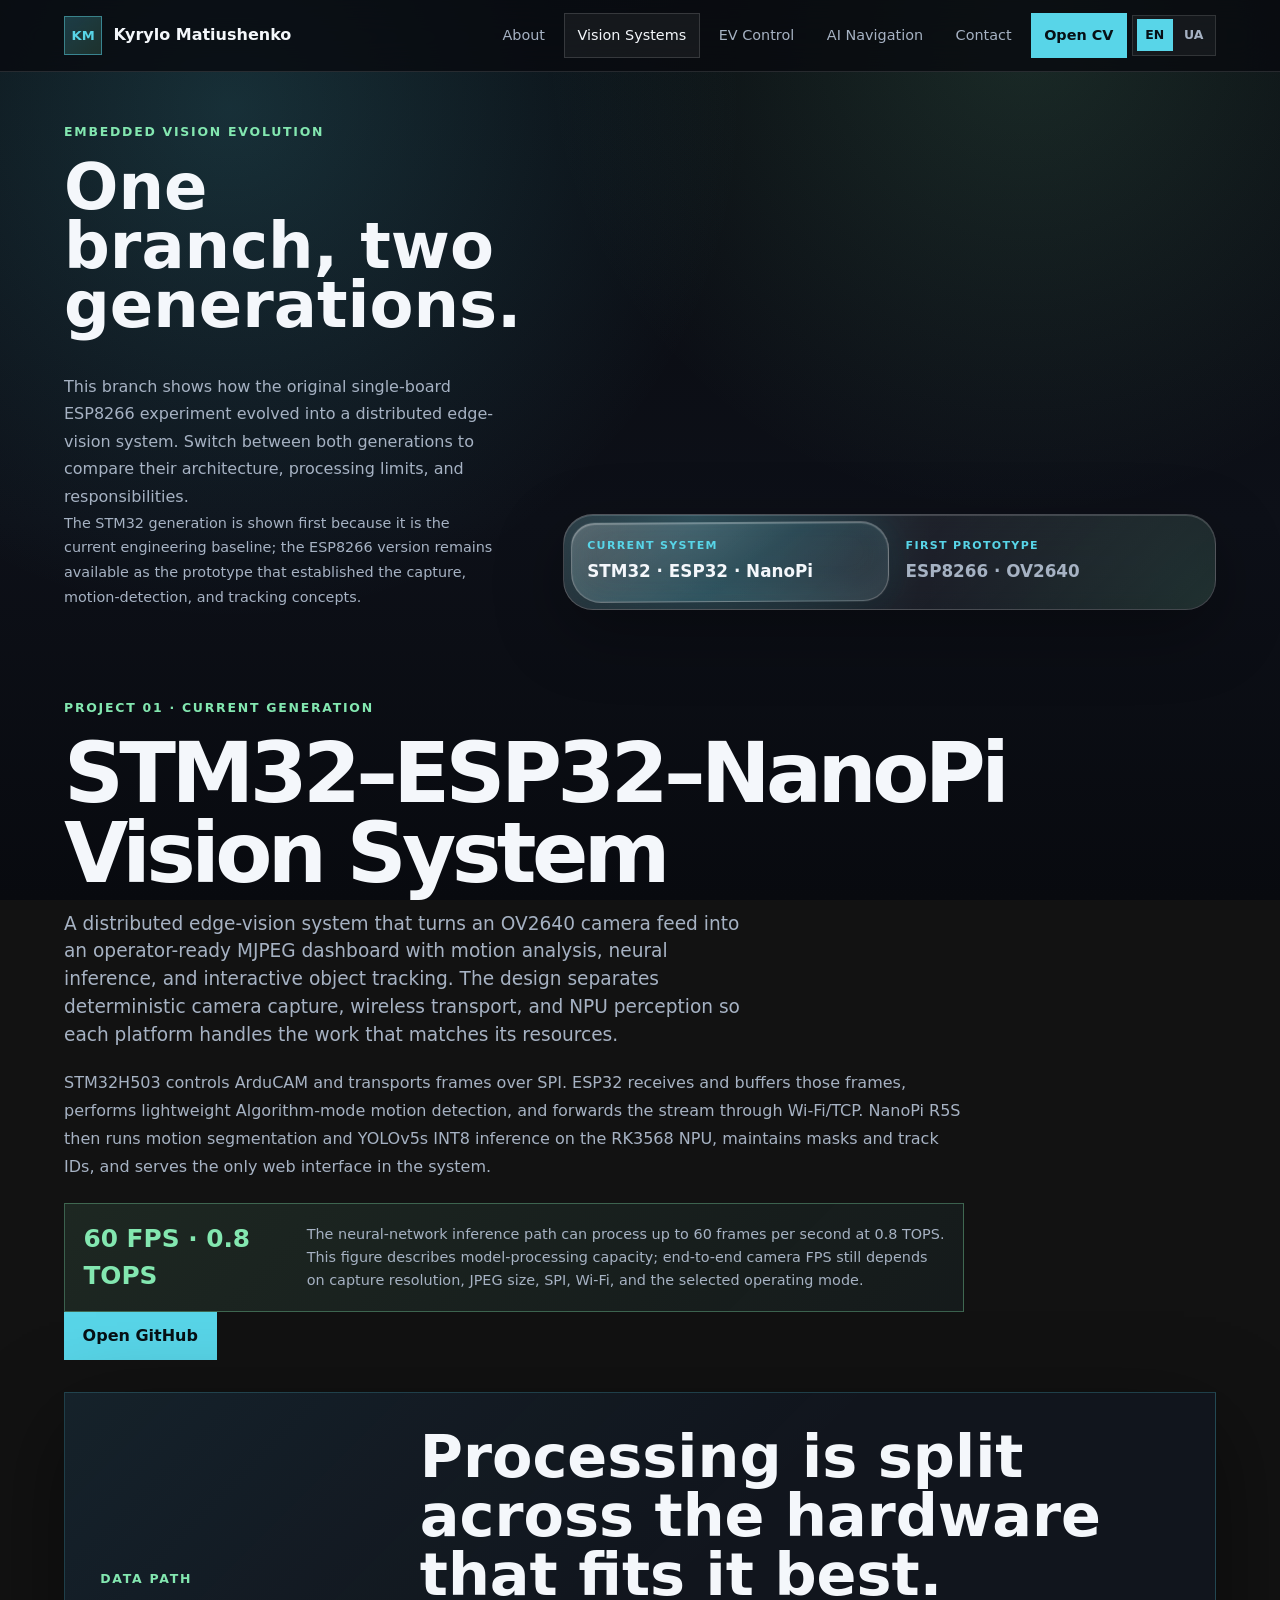
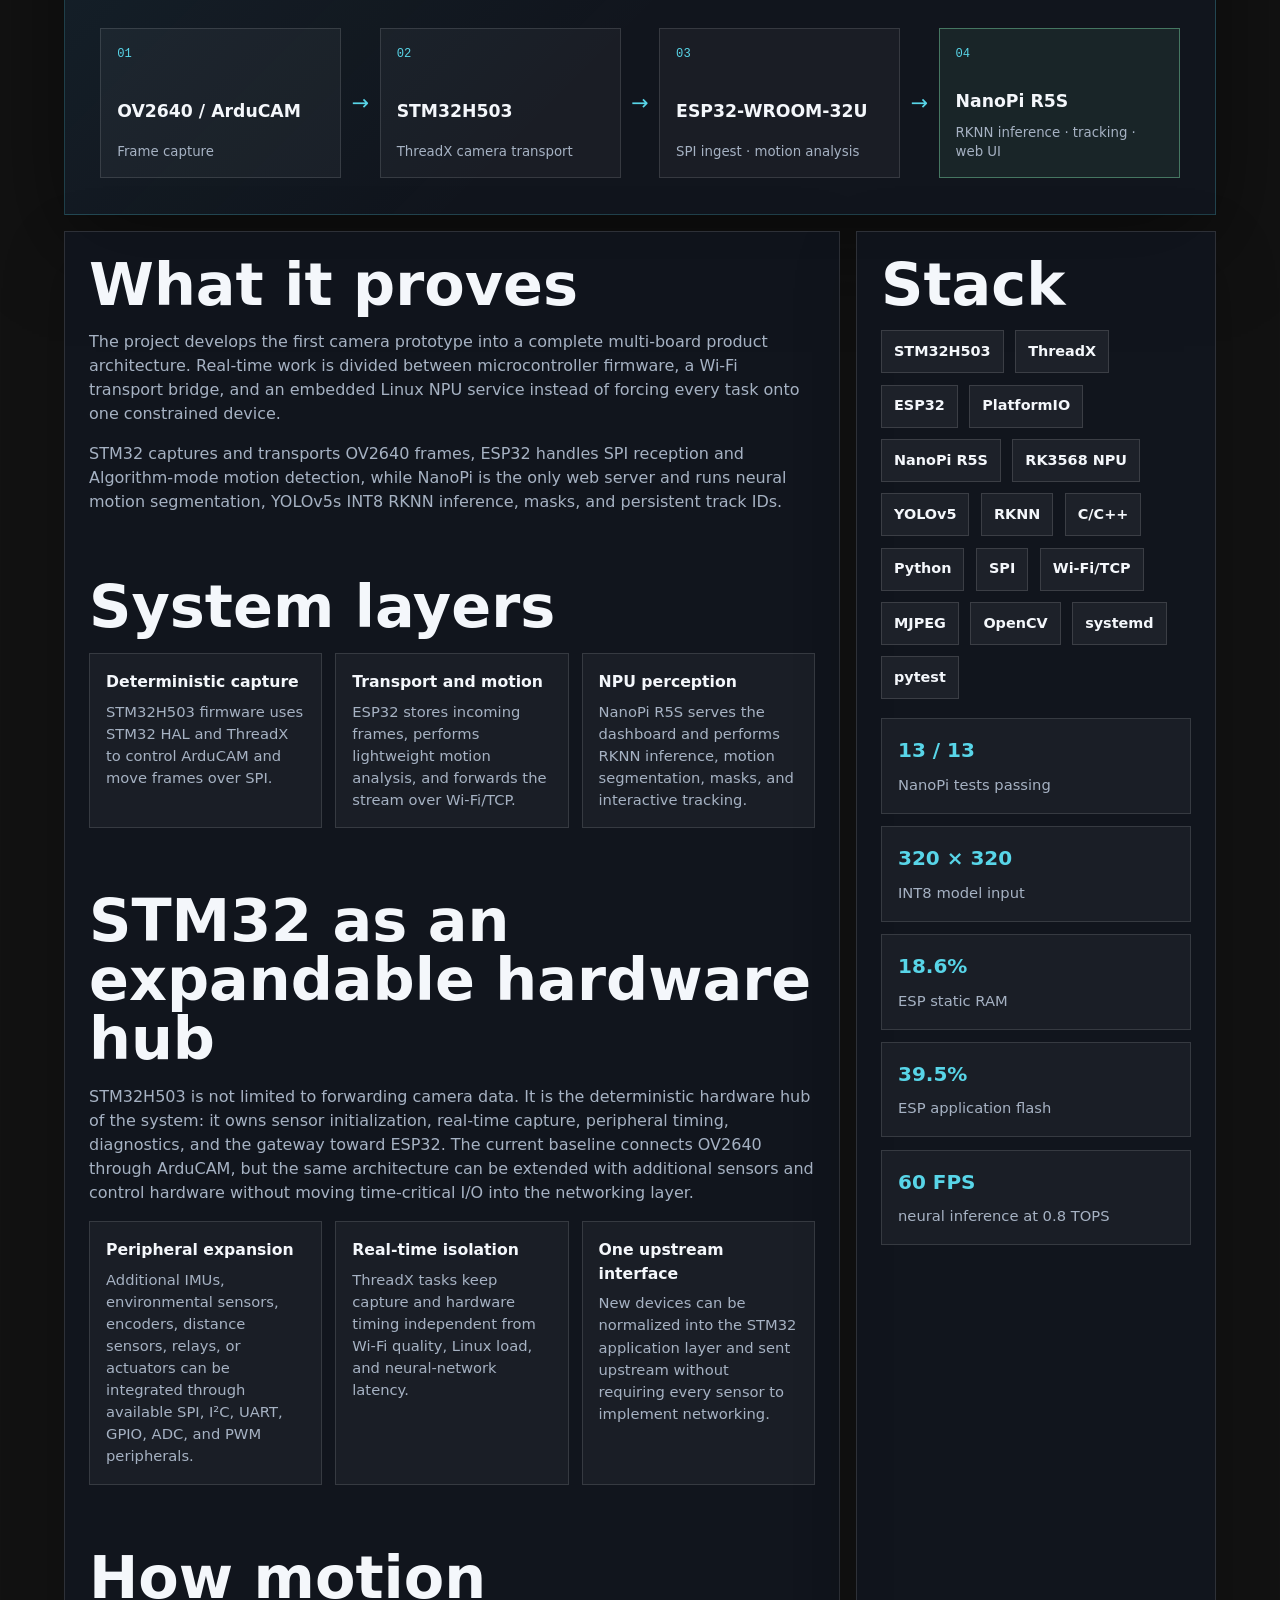
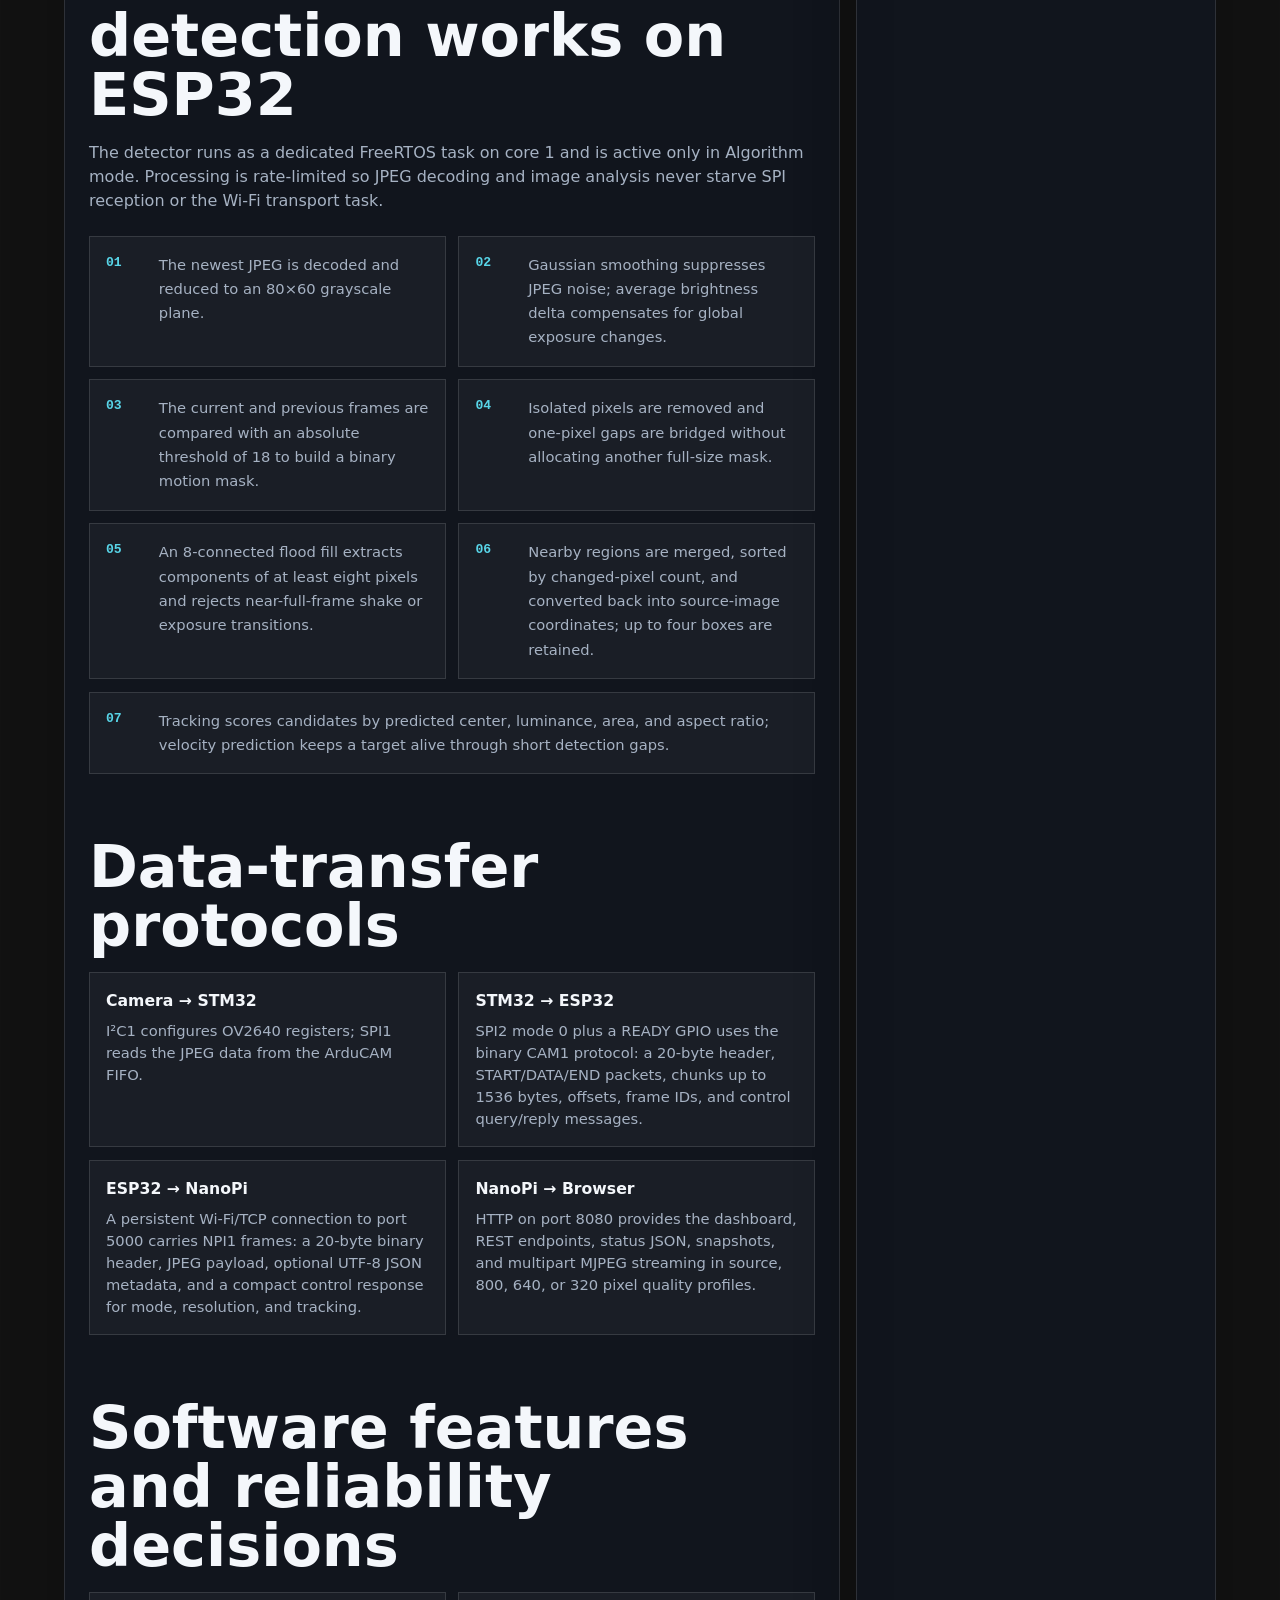
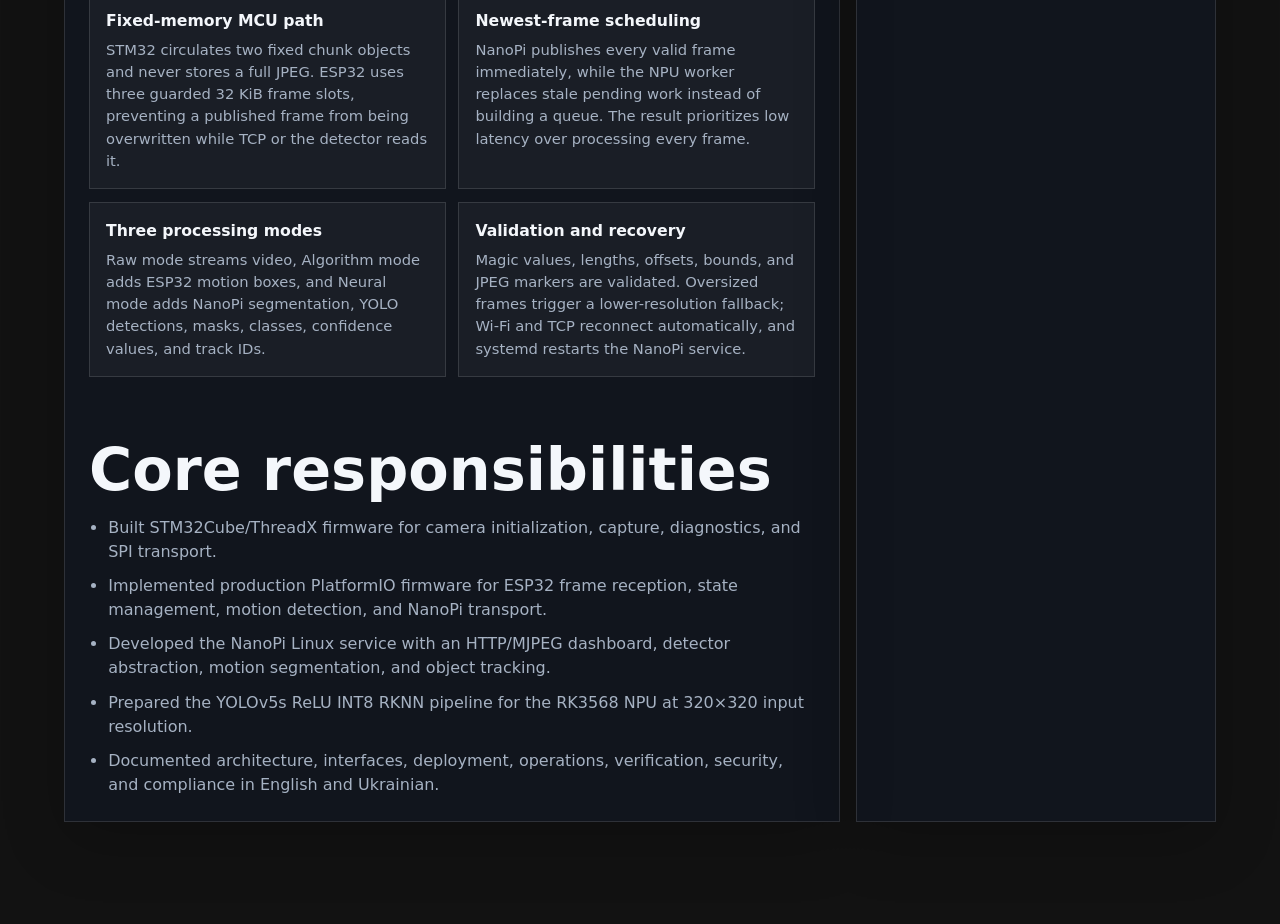
<file: projects/esp8266-camera.html>
<!doctype html>
<html lang="en">
  <head>
    <meta charset="utf-8">
    <meta name="robots" content="noindex">
    <meta http-equiv="refresh" content="0; url=esp8266-camera/">
    <link rel="canonical" href="esp8266-camera/">
    <title>Redirecting...</title>
    <script>
      window.location.replace(`esp8266-camera/${window.location.search}${window.location.hash}`);
    </script>
  </head>
  <body>
    <a href="esp8266-camera/">Continue to Vision Systems</a>
  </body>
</html>
</file>
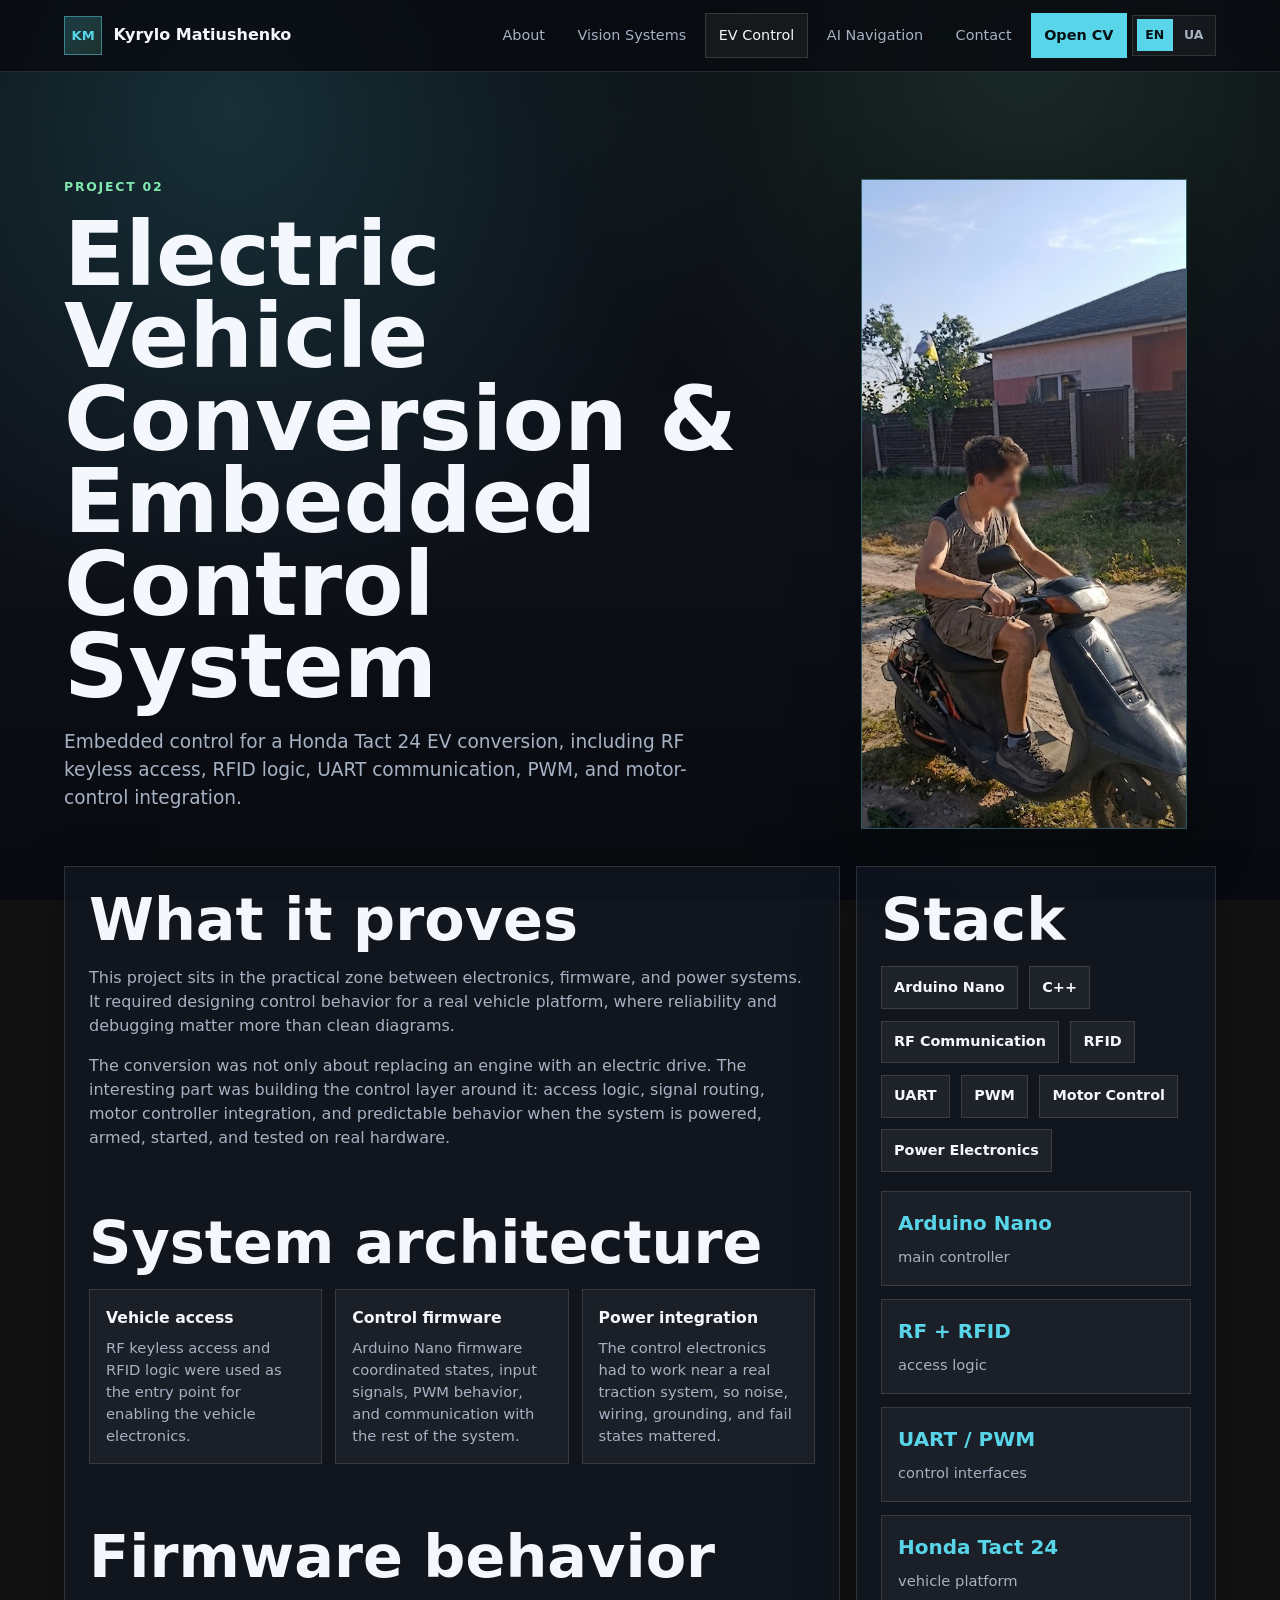
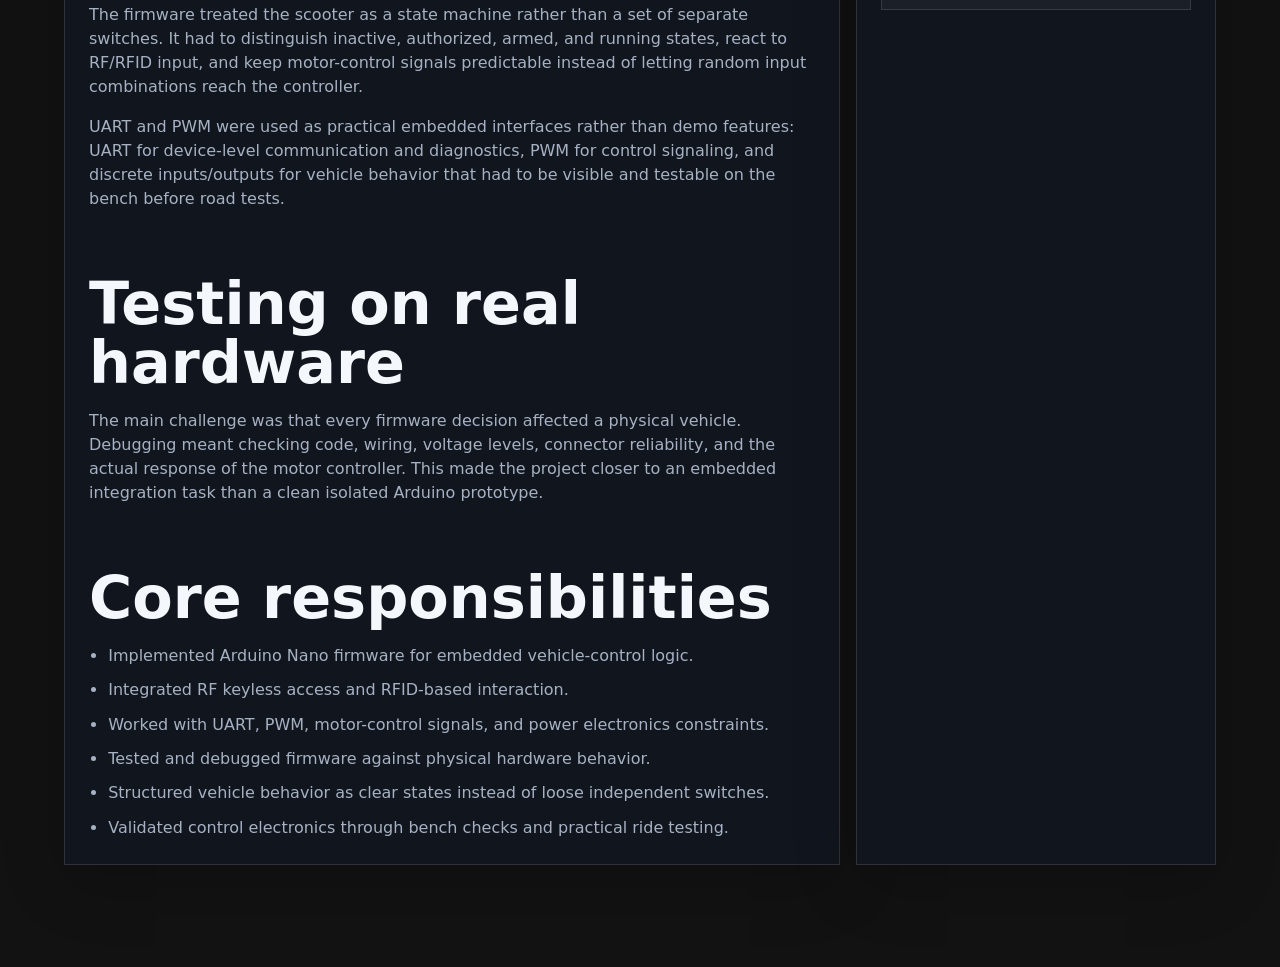
<file: projects/ev-conversion.html>
<!doctype html>
<html lang="en">
  <head>
    <meta charset="utf-8">
    <meta name="robots" content="noindex">
    <meta http-equiv="refresh" content="0; url=ev-conversion/">
    <link rel="canonical" href="ev-conversion/">
    <title>Redirecting...</title>
    <script>
      window.location.replace(`ev-conversion/${window.location.search}${window.location.hash}`);
    </script>
  </head>
  <body>
    <a href="ev-conversion/">Continue to EV Control</a>
  </body>
</html>
</file>
<file: styles.css>
:root {
  color-scheme: dark;
  --bg: #080a0f;
  --panel: #111722;
  --panel-soft: rgba(17, 23, 34, 0.72);
  --text: #f4f7fb;
  --muted: #a6b2c3;
  --line: rgba(255, 255, 255, 0.12);
  --cyan: #58d5e8;
  --green: #83e7b0;
  --amber: #7cc8ff;
  --red: #ef7d7d;
  --shadow: 0 28px 90px rgba(0, 0, 0, 0.45);
  --path-hue: 190;
}

* {
  box-sizing: border-box;
}

html {
  overflow-x: hidden;
  scroll-behavior: smooth;
}

body {
  margin: 0;
  overflow-x: hidden;
  background:
    radial-gradient(circle at 18% 12%, rgba(88, 213, 232, 0.18), transparent 32rem),
    radial-gradient(circle at 80% 4%, rgba(131, 231, 176, 0.14), transparent 30rem),
    linear-gradient(180deg, #080a0f 0%, #0d1018 58%, #080a0f 100%);
  background-attachment: fixed;
  background-size: 100vw 100vh;
  background-repeat: no-repeat;
  color: var(--text);
  font-family: Inter, ui-sans-serif, system-ui, -apple-system, BlinkMacSystemFont, "Segoe UI", sans-serif;
  line-height: 1.5;
}

body.is-loading {
  overflow: hidden;
}

a {
  color: inherit;
  text-decoration: none;
}

.page-loader {
  position: fixed;
  inset: 0;
  z-index: 100;
  display: grid;
  place-items: center;
  align-content: center;
  gap: 1.4rem;
  background:
    radial-gradient(circle at 50% 42%, rgba(88, 213, 232, 0.2), transparent 22rem),
    #080a0f;
  transition: opacity 520ms ease, visibility 520ms ease;
}

body.is-loaded .page-loader {
  opacity: 0;
  visibility: hidden;
  pointer-events: none;
}

.loader-board {
  position: relative;
  width: 8rem;
  aspect-ratio: 1.45;
  border: 1px solid rgba(88, 213, 232, 0.62);
  background: linear-gradient(135deg, rgba(88, 213, 232, 0.16), rgba(131, 231, 176, 0.08));
  box-shadow: 0 0 54px rgba(88, 213, 232, 0.24);
  animation: loader-float 1400ms ease-in-out infinite;
}

.loader-board::before {
  content: "";
  position: absolute;
  inset: 31% 34%;
  border: 1px solid rgba(244, 247, 251, 0.62);
  background: rgba(244, 247, 251, 0.08);
}

.loader-board span {
  position: absolute;
  width: 0.55rem;
  aspect-ratio: 1;
  background: var(--cyan);
  box-shadow: 0 0 18px rgba(88, 213, 232, 0.8);
  animation: loader-pulse 900ms ease-in-out infinite;
}

.loader-board span:nth-child(1) {
  top: 18%;
  left: 14%;
}

.loader-board span:nth-child(2) {
  top: 20%;
  right: 15%;
  animation-delay: 120ms;
}

.loader-board span:nth-child(3) {
  bottom: 19%;
  left: 20%;
  animation-delay: 240ms;
}

.loader-board span:nth-child(4) {
  right: 18%;
  bottom: 17%;
  animation-delay: 360ms;
}

.page-loader p {
  margin: 0;
  color: var(--muted);
  font-size: 0.86rem;
  font-weight: 800;
  letter-spacing: 0.16em;
  text-transform: uppercase;
}

@keyframes loader-float {
  0%,
  100% {
    transform: translateY(0) rotateX(58deg) rotateZ(-10deg);
  }

  50% {
    transform: translateY(-0.65rem) rotateX(58deg) rotateZ(-6deg);
  }
}

@keyframes loader-pulse {
  0%,
  100% {
    opacity: 0.32;
  }

  50% {
    opacity: 1;
  }
}

.site-header {
  position: sticky;
  top: 0;
  z-index: 20;
  display: flex;
  align-items: center;
  justify-content: space-between;
  gap: 1rem;
  min-height: 72px;
  padding: 0 5vw;
  border-bottom: 1px solid var(--line);
  background: rgba(8, 10, 15, 0.78);
  backdrop-filter: blur(18px);
}

.brand {
  display: inline-flex;
  align-items: center;
  gap: 0.7rem;
  font-weight: 750;
  letter-spacing: 0;
  white-space: nowrap;
}

.brand-mark {
  display: grid;
  width: 2.4rem;
  height: 2.4rem;
  place-items: center;
  border: 1px solid rgba(88, 213, 232, 0.48);
  background: linear-gradient(135deg, rgba(88, 213, 232, 0.24), rgba(131, 231, 176, 0.16));
  color: var(--cyan);
  font-size: 0.82rem;
  font-weight: 800;
}

.top-nav {
  display: flex;
  align-items: center;
  justify-content: flex-end;
  gap: 0.35rem;
  flex-wrap: wrap;
}

.menu-toggle {
  display: none;
  width: 2.75rem;
  height: 2.75rem;
  place-items: center;
  border: 1px solid rgba(88, 213, 232, 0.34);
  background: rgba(255, 255, 255, 0.055);
  color: var(--text);
  cursor: pointer;
}

.menu-toggle span {
  display: block;
  width: 1.15rem;
  height: 2px;
  grid-area: 1 / 1;
  background: currentColor;
  transition: transform 180ms ease, opacity 180ms ease;
}

.menu-toggle span:nth-child(1) {
  transform: translateY(-0.42rem);
}

.menu-toggle span:nth-child(3) {
  transform: translateY(0.42rem);
}

.site-header.is-menu-open .menu-toggle span:nth-child(1) {
  transform: rotate(45deg);
}

.site-header.is-menu-open .menu-toggle span:nth-child(2) {
  opacity: 0;
}

.site-header.is-menu-open .menu-toggle span:nth-child(3) {
  transform: rotate(-45deg);
}

.top-nav a {
  padding: 0.64rem 0.78rem;
  border: 1px solid transparent;
  color: var(--muted);
  font-size: 0.9rem;
  transition: color 180ms ease, border-color 180ms ease, background 180ms ease;
}

.top-nav a:hover,
.top-nav a[aria-current="page"] {
  border-color: rgba(255, 255, 255, 0.14);
  background: rgba(255, 255, 255, 0.05);
  color: var(--text);
}

.top-nav .nav-cv {
  border-color: rgba(88, 213, 232, 0.42);
  background: var(--cyan);
  color: #071015;
  font-weight: 800;
}

.top-nav .nav-cv:hover {
  border-color: rgba(131, 231, 176, 0.58);
  background: var(--green);
  color: #071015;
}

.lang-switch {
  display: inline-flex;
  align-items: center;
  gap: 0.2rem;
  padding: 0.2rem;
  border: 1px solid rgba(255, 255, 255, 0.12);
  background: rgba(255, 255, 255, 0.045);
}

.lang-switch button {
  min-width: 2.25rem;
  min-height: 2rem;
  border: 0;
  background: transparent;
  color: var(--muted);
  cursor: pointer;
  font: inherit;
  font-size: 0.78rem;
  font-weight: 850;
  letter-spacing: 0;
  transition: background 180ms ease, color 180ms ease;
}

.lang-switch button:hover,
.lang-switch button[aria-pressed="true"] {
  background: var(--cyan);
  color: #071015;
}

.hero {
  display: grid;
  grid-template-columns: minmax(0, 0.92fr) minmax(320px, 1.08fr);
  align-items: center;
  gap: clamp(2rem, 5vw, 5.5rem);
  min-height: calc(100vh - 72px);
  padding: 5rem 5vw 3rem;
}

.hero-copy {
  max-width: 720px;
}

.eyebrow {
  margin: 0 0 1rem;
  color: var(--green);
  font-size: 0.78rem;
  font-weight: 800;
  letter-spacing: 0.14em;
  text-transform: uppercase;
}

h1,
h2,
h3,
p {
  margin-top: 0;
}

h1 {
  margin-bottom: 1.3rem;
  font-size: clamp(3rem, 7vw, 6.9rem);
  line-height: 0.92;
  letter-spacing: 0;
}

h2 {
  margin-bottom: 1rem;
  font-size: clamp(2rem, 4.6vw, 4.6rem);
  line-height: 1;
  letter-spacing: 0;
}

h3 {
  font-size: 1.28rem;
  line-height: 1.16;
}

.lead {
  max-width: 58ch;
  color: var(--muted);
  font-size: clamp(1.05rem, 1.45vw, 1.35rem);
}

.button {
  display: inline-flex;
  align-items: center;
  justify-content: center;
  min-height: 48px;
  padding: 0 1.1rem;
  border: 1px solid var(--line);
  font-weight: 760;
  transition: transform 180ms ease, background 180ms ease, border-color 180ms ease;
}

.button:hover {
  transform: translateY(-2px);
}

.button.primary {
  border-color: rgba(88, 213, 232, 0.42);
  background: var(--cyan);
  color: #071015;
}

.button.ghost {
  background: rgba(255, 255, 255, 0.05);
  color: var(--text);
}

.hero-visual {
  position: relative;
  min-height: clamp(420px, 54vh, 620px);
  overflow: visible;
  transform:
    perspective(1200px)
    rotateX(var(--tilt-x, 0deg))
    rotateY(var(--tilt-y, 0deg));
  transform-style: preserve-3d;
  transition: transform 180ms ease-out;
}

.embedded-device {
  position: absolute;
  top: 50%;
  left: 50%;
  width: min(74%, 480px);
  aspect-ratio: 1.45;
  z-index: 3;
  transform:
    translate(-50%, -50%)
    rotateX(var(--device-x, 58deg))
    rotateY(var(--device-y, 0deg))
    rotateZ(var(--device-z, -14deg));
  transform-style: preserve-3d;
  transition: transform 120ms ease-out;
  cursor: grab;
  user-select: none;
  touch-action: none;
}

.embedded-device::before {
  content: "";
  position: absolute;
  inset: 18% 8% 8%;
  z-index: -1;
  background: radial-gradient(ellipse at center, rgba(88, 213, 232, 0.28), rgba(88, 213, 232, 0.08) 42%, transparent 68%);
  filter: blur(26px);
  transform: translateZ(-34px);
  opacity: 0.72;
  pointer-events: none;
}

.embedded-device:active {
  cursor: grabbing;
}

.pcb-board {
  position: absolute;
  inset: 0;
  border: 1px solid rgba(88, 213, 232, 0.58);
  background:
    linear-gradient(90deg, rgba(88, 213, 232, 0.14) 1px, transparent 1px) 0 0 / 34px 34px,
    linear-gradient(0deg, rgba(88, 213, 232, 0.1) 1px, transparent 1px) 0 0 / 34px 34px,
    linear-gradient(135deg, #102b36, #0b1720 62%, #081018);
  box-shadow:
    0 24px 58px rgba(0, 0, 0, 0.42),
    0 0 22px rgba(88, 213, 232, 0.1);
  transform-style: preserve-3d;
}

.pcb-board::before,
.pcb-board::after {
  content: "";
  position: absolute;
  inset: 0;
  border: inherit;
  background: #050a0e;
  transform: translateZ(-18px);
}

.pcb-board::after {
  inset: auto 0 -18px;
  height: 18px;
  background: #04080c;
  transform: rotateX(-90deg);
  transform-origin: top;
}

.chip,
.port,
.trace,
.pin-row,
.status-led {
  position: absolute;
  transform: translateZ(16px);
}

.chip {
  border: 1px solid rgba(244, 247, 251, 0.28);
  background: linear-gradient(135deg, #182532, #090d14);
  box-shadow: 0 14px 30px rgba(0, 0, 0, 0.4);
}

.main-chip {
  left: 34%;
  top: 30%;
  width: 28%;
  height: 34%;
}

.main-chip::before {
  content: "MCU";
  position: absolute;
  inset: 0;
  display: grid;
  place-items: center;
  color: rgba(244, 247, 251, 0.7);
  font-size: 0.76rem;
  font-weight: 900;
  letter-spacing: 0.08em;
}

.radio-chip {
  right: 13%;
  top: 18%;
  width: 18%;
  height: 18%;
}

.port {
  background: linear-gradient(135deg, #d7e7f2, #6e8799);
}

.usb-port {
  left: 4%;
  top: 39%;
  width: 14%;
  height: 22%;
}

.sensor-port {
  right: 7%;
  bottom: 16%;
  width: 20%;
  height: 10%;
}

.trace {
  height: 2px;
  background: rgba(88, 213, 232, 0.68);
  box-shadow: 0 0 16px rgba(88, 213, 232, 0.5);
  transform: translateZ(17px);
}

.trace-a {
  left: 18%;
  top: 46%;
  width: 16%;
}

.trace-b {
  left: 58%;
  top: 38%;
  width: 25%;
  transform: translateZ(17px) rotate(-16deg);
}

.trace-c {
  left: 41%;
  bottom: 22%;
  width: 36%;
}

.trace-d {
  left: 22%;
  top: 24%;
  width: 20%;
  transform: translateZ(17px) rotate(28deg);
}

.pin-row {
  top: 8%;
  bottom: 8%;
  width: 0.38rem;
  background: repeating-linear-gradient(
    to bottom,
    rgba(244, 247, 251, 0.8) 0 0.5rem,
    transparent 0.5rem 1rem
  );
}

.row-left {
  left: 8%;
}

.row-right {
  right: 8%;
}

.status-led {
  width: 0.72rem;
  aspect-ratio: 1;
  border-radius: 50%;
  background: var(--cyan);
  box-shadow: 0 0 20px rgba(88, 213, 232, 0.72);
  animation: led-blink 1500ms ease-in-out infinite;
}

.led-one {
  left: 24%;
  bottom: 18%;
}

.led-two {
  left: 29%;
  bottom: 18%;
  animation-delay: 250ms;
}

.led-three {
  left: 34%;
  bottom: 18%;
  animation-delay: 500ms;
}

@keyframes led-blink {
  0%,
  80%,
  100% {
    opacity: 0.38;
  }

  35% {
    opacity: 1;
  }
}

.stats-band,
.story-section,
.projects-section,
.stack-section,
.project-page {
  padding-inline: 5vw;
}

.stats-band {
  display: grid;
  grid-template-columns: repeat(4, 1fr);
  gap: 1px;
  border-block: 1px solid var(--line);
  background: var(--line);
}

.stats-band div {
  display: grid;
  gap: 0.25rem;
  padding: 1.35rem;
  background: rgba(8, 10, 15, 0.84);
}

.stats-band strong {
  font-size: 1.28rem;
}

.stats-band span {
  color: var(--muted);
  font-size: 0.92rem;
}

.story-section,
.projects-section,
.stack-section {
  overflow-x: clip;
  padding-top: clamp(5rem, 10vw, 8rem);
  padding-bottom: clamp(4rem, 8vw, 7rem);
}

.section-heading {
  max-width: 850px;
  margin-bottom: 2rem;
}

.timeline-item,
.project-card,
.project-main,
.project-side {
  border: 1px solid var(--line);
  background: var(--panel-soft);
  box-shadow: 0 18px 60px rgba(0, 0, 0, 0.2);
}

.timeline {
  position: relative;
  display: grid;
  grid-template-columns: minmax(0, 1fr) clamp(120px, 16vw, 220px) minmax(0, 1fr);
  row-gap: clamp(9rem, 16vw, 14rem);
  column-gap: clamp(2.5rem, 6vw, 5rem);
  --timeline-pad: clamp(5rem, 10vw, 8rem);
  padding-block: var(--timeline-pad);
  --timeline-progress: 0;
}

.timeline-path {
  position: absolute;
  top: var(--timeline-pad);
  left: 50%;
  width: clamp(120px, 16vw, 220px);
  height: calc(100% - (var(--timeline-pad) * 2));
  transform: translateX(-50%);
  pointer-events: none;
  z-index: 0;
  overflow: visible;
}

.timeline-path path {
  fill: none;
  vector-effect: non-scaling-stroke;
}

.timeline-path-base {
  stroke: rgba(255, 255, 255, 0.08);
  stroke-width: 2;
  stroke-dasharray: 2.6 4.2;
}

.timeline-path-progress {
  stroke: hsl(var(--path-hue), 88%, 66%);
  stroke-width: 2.6;
  stroke-dasharray: 2.6 4.2;
  stroke-dashoffset: 0;
  filter: drop-shadow(0 0 10px rgba(88, 213, 232, 0.55));
}

.timeline-item {
  position: relative;
  z-index: 1;
  display: grid;
  grid-template-columns: 1fr;
  gap: 0.7rem;
  min-height: 250px;
  padding: clamp(1.2rem, 2.4vw, 1.8rem);
  opacity: 0;
  transform: translateX(var(--fly-after, -110vw)) translateY(4rem) scale(0.9);
  transition:
    opacity 520ms ease,
    transform 680ms cubic-bezier(0.2, 0.86, 0.22, 1),
    border-color 280ms ease,
    background 280ms ease,
    box-shadow 280ms ease;
}

.timeline-item:nth-of-type(odd) {
  grid-column: 1;
  --fly-before: 110vw;
  --fly-after: -110vw;
}

.timeline-item:nth-of-type(even) {
  grid-column: 3;
  --fly-before: -110vw;
  --fly-after: 110vw;
}

.timeline-item:nth-of-type(1) {
  grid-row: 1;
}

.timeline-item:nth-of-type(2) {
  grid-row: 2;
}

.timeline-item:nth-of-type(3) {
  grid-row: 3;
}

.timeline-item:nth-of-type(4) {
  grid-row: 4;
}

.timeline-item:nth-of-type(5) {
  grid-row: 5;
}

.timeline-item.is-onstage {
  opacity: 0.48;
  transform: translateX(0) translateY(0) scale(0.96);
}

.timeline-item.is-before {
  opacity: 0;
  transform: translateX(var(--fly-before)) translateY(-4rem) scale(0.9);
}

.timeline-item.is-after {
  opacity: 0;
  transform: translateX(var(--fly-after)) translateY(4rem) scale(0.9);
}

.timeline-item.is-active {
  opacity: 1;
  transform: translateY(0) scale(1);
  border-color: rgba(88, 213, 232, 0.44);
  background: rgba(17, 29, 42, 0.82);
  box-shadow: 0 26px 80px rgba(0, 0, 0, 0.32), 0 0 42px rgba(88, 213, 232, 0.08);
}

.timeline-item h3 {
  max-width: 18ch;
  margin-bottom: 0.1rem;
  font-size: clamp(1.35rem, 2.1vw, 2.05rem);
}

.timeline-item p {
  max-width: 58ch;
  margin-bottom: 0;
  font-size: 1rem;
  line-height: 1.62;
}

.timeline-date,
.project-index,
.card-link {
  color: var(--amber);
  font-size: 0.82rem;
  font-weight: 800;
  text-transform: uppercase;
}

.timeline-item p,
.project-card p,
.project-main p,
.project-main li {
  color: var(--muted);
}

.project-grid {
  display: grid;
  grid-template-columns: repeat(3, minmax(0, 1fr));
  gap: 1rem;
}

.project-card {
  display: grid;
  align-content: space-between;
  min-height: 310px;
  padding: 1.35rem;
  transition: transform 180ms ease, border-color 180ms ease, background 180ms ease;
}

.project-card:hover {
  transform: translateY(-4px);
  border-color: rgba(88, 213, 232, 0.42);
  background: rgba(18, 29, 42, 0.82);
}

.stack-cloud {
  display: flex;
  flex-wrap: wrap;
  gap: 0.72rem;
}

.stack-cloud span {
  padding: 0.72rem 0.92rem;
  border: 1px solid rgba(255, 255, 255, 0.13);
  background: rgba(255, 255, 255, 0.055);
  color: var(--text);
  font-weight: 680;
}

.stack-cloud.compact span {
  padding: 0.6rem 0.75rem;
  font-size: 0.9rem;
}

.site-footer {
  display: flex;
  align-items: center;
  justify-content: space-between;
  gap: 1rem;
  padding: 2rem 5vw;
  border-top: 1px solid var(--line);
  color: var(--muted);
}

.site-footer div {
  display: grid;
  gap: 0.3rem;
}

.site-footer strong {
  color: var(--text);
}

.footer-links {
  text-align: right;
}

.footer-links a:hover {
  color: var(--cyan);
}

.project-page {
  min-height: calc(100vh - 72px);
  padding-top: clamp(4rem, 8vw, 7rem);
  padding-bottom: clamp(4rem, 8vw, 7rem);
}

.contact-page {
  min-height: calc(100vh - 72px);
  padding: clamp(4rem, 8vw, 7rem) 5vw clamp(4rem, 8vw, 7rem);
}

.contact-hero,
.contact-layout {
  display: grid;
  grid-template-columns: minmax(0, 1fr) minmax(280px, 390px);
  gap: clamp(1rem, 4vw, 3rem);
}

.contact-hero > *,
.contact-layout > * {
  min-width: 0;
}

.contact-hero {
  align-items: end;
  margin-bottom: 1rem;
}

.contact-hero h1 {
  max-width: 920px;
}

.contact-direct,
.contact-form,
.contact-note {
  min-width: 0;
  border: 1px solid var(--line);
  background: var(--panel-soft);
  box-shadow: 0 18px 60px rgba(0, 0, 0, 0.2);
}

.contact-direct {
  display: grid;
  gap: 0.45rem;
  padding: 1.25rem;
}

.contact-direct span {
  color: var(--muted);
  font-size: 0.86rem;
  font-weight: 800;
  text-transform: uppercase;
}

.contact-direct a:hover {
  color: var(--cyan);
}

.contact-direct a,
.contact-note p,
.form-status,
.stack-cloud span {
  overflow-wrap: anywhere;
}

.contact-note h2 {
  overflow-wrap: normal;
  word-break: normal;
  hyphens: none;
}

html[lang="uk"] .contact-note h2 {
  font-size: clamp(1.55rem, 3vw, 2.45rem);
  line-height: 1.08;
}

.contact-form,
.contact-note {
  padding: clamp(1.1rem, 2.6vw, 1.65rem);
}

.contact-form {
  display: grid;
  gap: 1rem;
}

.form-row {
  display: grid;
  gap: 0.45rem;
}

.form-row label {
  color: var(--text);
  font-size: 0.9rem;
  font-weight: 760;
}

.form-row input,
.form-row textarea {
  width: 100%;
  border: 1px solid rgba(255, 255, 255, 0.14);
  background: rgba(255, 255, 255, 0.055);
  color: var(--text);
  font: inherit;
  padding: 0.85rem 0.95rem;
  outline: none;
  resize: vertical;
}

.form-row input:focus,
.form-row textarea:focus {
  border-color: rgba(88, 213, 232, 0.64);
  box-shadow: 0 0 0 3px rgba(88, 213, 232, 0.11);
}

.form-honeypot {
  position: absolute;
  left: -9999px;
  width: 1px;
  height: 1px;
  opacity: 0;
}

.form-status {
  margin: 0;
  color: var(--muted);
  font-size: 0.92rem;
}

.form-status.is-success {
  color: var(--green);
}

.form-status.is-error {
  color: var(--red);
}

.project-hero {
  max-width: 980px;
  margin-bottom: 2rem;
}

.project-hero-with-media {
  display: grid;
  grid-template-columns: minmax(0, 1fr) minmax(260px, clamp(320px, 30vw, 520px));
  align-items: center;
  gap: clamp(1.5rem, 4.5vw, 4.25rem);
  max-width: none;
  min-height: min(660px, calc(100vh - 130px));
}

.project-hero-copy {
  max-width: 980px;
}

.project-hero-media {
  position: relative;
  overflow: hidden;
  width: fit-content;
  max-width: 100%;
  justify-self: center;
  border: 1px solid rgba(88, 213, 232, 0.34);
  background: rgba(255, 255, 255, 0.035);
  box-shadow: 0 20px 64px rgba(0, 0, 0, 0.3);
}

.project-hero-media img {
  display: block;
  width: auto;
  max-width: 100%;
  height: min(72vh, 720px);
  object-fit: contain;
}

/* The source is a full phone screenshot with a large empty browser area below
   the camera UI. Keep the original asset, but show only its useful content. */
.vision-project-page .project-hero-media {
  width: 100%;
  max-width: 576px;
  aspect-ratio: 576 / 830;
}

.vision-project-page .project-hero-media img {
  width: 100%;
  height: auto;
  max-width: none;
}

.project-layout {
  display: grid;
  grid-template-columns: minmax(0, 1fr) 360px;
  gap: 1rem;
}

.project-main,
.project-side {
  padding: 1.5rem;
}

.project-main ul {
  margin: 0;
  padding-left: 1.2rem;
}

.project-main li + li {
  margin-top: 0.65rem;
}

.feature-list,
.project-facts {
  display: grid;
  gap: 0.8rem;
}

.feature-list {
  grid-template-columns: repeat(3, minmax(0, 1fr));
  margin-bottom: 1.4rem;
}

.feature-list div,
.project-facts div {
  border: 1px solid rgba(255, 255, 255, 0.12);
  background: rgba(255, 255, 255, 0.045);
  padding: 1rem;
}

.feature-list strong,
.project-facts strong {
  display: block;
  margin-bottom: 0.45rem;
  color: var(--text);
  font-size: 0.98rem;
}

.feature-list p,
.project-facts span {
  margin: 0;
  color: var(--muted);
  font-size: 0.92rem;
}

.project-facts {
  margin-top: 1.2rem;
}

.project-facts strong {
  color: var(--cyan);
  font-size: 1.25rem;
}

.vision-project-page {
  padding-top: clamp(1.5rem, 4vw, 3.5rem);
}

.vision-selector-wrap {
  display: grid;
  grid-template-columns: minmax(0, 0.8fr) minmax(440px, 1.2fr);
  align-items: end;
  gap: clamp(1.5rem, 5vw, 5rem);
  margin-bottom: clamp(3rem, 7vw, 6rem);
}

.vision-selector-copy h1 {
  max-width: 760px;
  margin-bottom: clamp(1.8rem, 3vw, 2.8rem);
  font-size: clamp(2.4rem, 5vw, 5.8rem);
}

.vision-selector-copy > p:not(.eyebrow) {
  max-width: 650px;
  margin: 0;
  color: var(--muted);
  line-height: 1.72;
}

.vision-selector-copy .vision-selector-note {
  margin-top: 1rem;
  color: rgba(166, 178, 195, 0.76);
  font-size: 0.9rem;
}

.project-context {
  max-width: 900px;
  margin: 1.25rem 0 0;
  color: var(--muted);
  font-size: clamp(0.98rem, 1.25vw, 1.08rem);
  line-height: 1.75;
}

.npu-performance {
  display: grid;
  grid-template-columns: minmax(150px, 0.32fr) minmax(0, 1fr);
  gap: 1.2rem;
  align-items: center;
  max-width: 900px;
  margin-top: 1.4rem;
  padding: 1rem 1.15rem;
  border: 1px solid rgba(131, 231, 176, 0.34);
  background: linear-gradient(135deg, rgba(131, 231, 176, 0.1), rgba(88, 213, 232, 0.045));
}

.npu-performance strong {
  color: var(--green);
  font-size: clamp(1.1rem, 2vw, 1.55rem);
}

.npu-performance p {
  margin: 0;
  color: var(--muted);
  font-size: 0.9rem;
  line-height: 1.6;
}

.vision-switch {
  position: relative;
  isolation: isolate;
  display: grid;
  grid-template-columns: repeat(2, minmax(0, 1fr));
  min-height: 96px;
  padding: 7px;
  overflow: hidden;
  border: 1px solid rgba(255, 255, 255, 0.2);
  border-radius: 30px;
  background:
    linear-gradient(135deg, rgba(255, 255, 255, 0.13), rgba(255, 255, 255, 0.035)),
    rgba(9, 14, 23, 0.58);
  box-shadow:
    inset 0 1px 0 rgba(255, 255, 255, 0.16),
    0 22px 70px rgba(0, 0, 0, 0.32);
  backdrop-filter: blur(24px) saturate(145%);
  -webkit-backdrop-filter: blur(24px) saturate(145%);
}

.vision-switch::after {
  content: "";
  position: absolute;
  inset: 0;
  z-index: -2;
  background:
    radial-gradient(circle at 20% 0%, rgba(88, 213, 232, 0.2), transparent 45%),
    radial-gradient(circle at 100% 100%, rgba(131, 231, 176, 0.12), transparent 44%);
  pointer-events: none;
}

.vision-switch-droplet {
  position: absolute;
  top: 7px;
  bottom: 7px;
  left: 7px;
  z-index: -1;
  width: calc(50% - 7px);
  border: 1px solid rgba(255, 255, 255, 0.28);
  border-radius: 24px 28px 26px 30px;
  background:
    linear-gradient(145deg, rgba(255, 255, 255, 0.2), rgba(88, 213, 232, 0.11) 55%, rgba(255, 255, 255, 0.08));
  box-shadow:
    inset 0 1px 1px rgba(255, 255, 255, 0.3),
    inset 0 -10px 30px rgba(88, 213, 232, 0.08),
    0 8px 28px rgba(0, 0, 0, 0.24),
    0 0 32px rgba(88, 213, 232, 0.1);
  transform: translateX(0) rotate(-0.35deg);
  will-change: transform;
  transition:
    transform 760ms cubic-bezier(0.16, 1, 0.3, 1),
    border-radius 620ms ease,
    background 620ms ease,
    box-shadow 620ms ease;
}

.vision-switch[data-active="esp8266"] .vision-switch-droplet {
  border-radius: 29px 24px 30px 25px;
  transform: translateX(100%) rotate(0.35deg);
}

.vision-switch button {
  display: grid;
  align-content: center;
  gap: 0.28rem;
  min-width: 0;
  padding: 0.85rem 1rem;
  border: 0;
  background: transparent;
  color: var(--muted);
  font: inherit;
  text-align: left;
  cursor: pointer;
  transition: color 480ms ease, transform 480ms ease;
}

.vision-switch button:hover {
  color: var(--text);
}

.vision-switch button:focus-visible {
  outline: 2px solid var(--cyan);
  outline-offset: -5px;
  border-radius: 23px;
}

.vision-switch button[aria-selected="true"] {
  color: var(--text);
}

.vision-switch button small {
  color: var(--cyan);
  font-size: 0.69rem;
  font-weight: 800;
  letter-spacing: 0.12em;
  text-transform: uppercase;
}

.vision-switch button span {
  overflow: hidden;
  font-size: clamp(0.86rem, 1.4vw, 1.05rem);
  font-weight: 750;
  text-overflow: ellipsis;
  white-space: nowrap;
}

.project-variant[hidden] {
  display: none;
}

.project-variant.is-entering-next {
  animation: vision-panel-next 560ms cubic-bezier(0.22, 1, 0.36, 1) both;
}

.project-variant.is-entering-prev {
  animation: vision-panel-prev 560ms cubic-bezier(0.22, 1, 0.36, 1) both;
}

@keyframes vision-panel-next {
  from { opacity: 0; transform: translateX(48px); }
  to { opacity: 1; transform: translateX(0); }
}

@keyframes vision-panel-prev {
  from { opacity: 0; transform: translateX(-48px); }
  to { opacity: 1; transform: translateX(0); }
}

.project-display-title {
  max-width: 1050px;
  margin: 0 0 1rem;
  font-size: clamp(2.6rem, 6.5vw, 7.2rem);
  line-height: 0.96;
  letter-spacing: -0.055em;
}

.vision-architecture {
  margin: 0 0 1rem;
  padding: clamp(1.3rem, 3vw, 2.2rem);
  border: 1px solid rgba(88, 213, 232, 0.22);
  background:
    linear-gradient(135deg, rgba(88, 213, 232, 0.07), transparent 52%),
    rgba(17, 23, 34, 0.72);
  box-shadow: var(--shadow);
}

.architecture-heading {
  display: flex;
  align-items: end;
  justify-content: space-between;
  gap: 2rem;
  margin-bottom: 1.5rem;
}

.architecture-heading h2 {
  max-width: 760px;
  margin: 0;
}

.architecture-flow {
  display: grid;
  grid-template-columns: minmax(0, 1fr) auto minmax(0, 1fr) auto minmax(0, 1fr) auto minmax(0, 1fr);
  align-items: stretch;
  gap: 0.65rem;
}

.architecture-node {
  display: grid;
  align-content: space-between;
  min-width: 0;
  min-height: 150px;
  padding: 1rem;
  border: 1px solid var(--line);
  background: rgba(255, 255, 255, 0.04);
}

.architecture-node.is-accent {
  border-color: rgba(131, 231, 176, 0.42);
  background: rgba(131, 231, 176, 0.08);
}

.node-number {
  color: var(--cyan);
  font-family: ui-monospace, SFMono-Regular, Consolas, monospace;
  font-size: 0.76rem;
}

.architecture-node strong {
  margin: 1.5rem 0 0.35rem;
  font-size: clamp(0.92rem, 1.4vw, 1.08rem);
}

.architecture-node small {
  color: var(--muted);
  line-height: 1.45;
  overflow-wrap: anywhere;
}

.architecture-link {
  align-self: center;
  color: var(--cyan);
  font-size: 1.3rem;
}

.project-main > h2:not(:first-child) {
  margin-top: clamp(2.6rem, 5vw, 4.5rem);
}

.feature-list.protocol-list,
.feature-list.software-feature-list {
  grid-template-columns: repeat(2, minmax(0, 1fr));
}

.processing-pipeline {
  display: grid;
  grid-template-columns: repeat(2, minmax(0, 1fr));
  gap: 0.8rem;
  margin: 1.4rem 0 0;
  padding: 0;
  list-style: none;
}

.processing-pipeline li {
  display: grid;
  grid-template-columns: 2.5rem minmax(0, 1fr);
  gap: 0.8rem;
  align-items: start;
  margin: 0 !important;
  padding: 1rem;
  border: 1px solid rgba(255, 255, 255, 0.12);
  background: rgba(255, 255, 255, 0.045);
}

.processing-pipeline li:last-child {
  grid-column: 1 / -1;
}

.processing-pipeline strong {
  color: var(--cyan);
  font-family: ui-monospace, SFMono-Regular, Consolas, monospace;
  font-size: 0.82rem;
}

.processing-pipeline span {
  color: var(--muted);
  font-size: 0.92rem;
  line-height: 1.65;
}

@media (max-width: 980px) {
  .vision-selector-wrap {
    grid-template-columns: 1fr;
  }

  .architecture-flow {
    grid-template-columns: 1fr;
  }

  .architecture-node {
    min-height: 120px;
  }

  .architecture-link {
    justify-self: center;
    transform: rotate(90deg);
  }

  .processing-pipeline {
    grid-template-columns: 1fr;
  }

  .processing-pipeline li:last-child {
    grid-column: auto;
  }
}

@media (max-width: 620px) {
  .vision-switch {
    grid-template-columns: repeat(2, minmax(0, 1fr));
    grid-template-rows: 1fr;
    min-height: 104px;
    border-radius: 24px;
  }

  .vision-switch-droplet {
    right: auto;
    bottom: 7px;
    width: calc(50% - 7px);
    height: auto;
    border-radius: 18px;
  }

  .vision-switch[data-active="esp8266"] .vision-switch-droplet {
    border-radius: 18px;
    transform: translateX(100%);
  }

  .vision-switch button {
    padding: 0.7rem 0.65rem;
  }

  .vision-switch button small {
    font-size: 0.57rem;
    letter-spacing: 0.07em;
  }

  .vision-switch button span {
    overflow: visible;
    font-size: 0.78rem;
    text-overflow: clip;
    white-space: normal;
  }

  .architecture-heading {
    display: block;
  }

  .project-display-title {
    font-size: clamp(2.25rem, 13vw, 3.6rem);
  }

  .feature-list.protocol-list,
  .feature-list.software-feature-list {
    grid-template-columns: 1fr;
  }

  .npu-performance {
    grid-template-columns: 1fr;
  }
}

.reveal {
  opacity: 0;
  transform: translateY(22px);
  transition: opacity 700ms ease, transform 700ms ease;
}

.reveal.is-visible {
  opacity: 1;
  transform: translateY(0);
}

.timeline .timeline-item.is-visible.is-before {
  opacity: 0;
  transform: translateX(var(--fly-before)) translateY(-4rem) scale(0.9);
}

.timeline .timeline-item.is-visible.is-after {
  opacity: 0;
  transform: translateX(var(--fly-after)) translateY(4rem) scale(0.9);
}

.timeline .timeline-item.is-visible.is-onstage {
  opacity: 0.48;
  transform: translateX(0) translateY(0) scale(0.96);
}

.timeline .timeline-item.is-visible.is-active {
  opacity: 1;
  transform: translateX(0) translateY(0) scale(1);
}

@media (max-width: 980px) {
  .site-header {
    align-items: center;
    flex-direction: row;
    flex-wrap: wrap;
    padding-block: 0.85rem;
  }

  .menu-toggle {
    display: grid;
    margin-left: auto;
  }

  .top-nav {
    position: absolute;
    top: calc(100% + 0.75rem);
    right: 5vw;
    left: auto;
    display: grid;
    width: min(20rem, calc(100vw - 10vw));
    max-width: 20rem;
    gap: 0.35rem;
    padding: 0.65rem;
    border: 1px solid var(--line);
    background: rgba(8, 12, 18, 0.96);
    box-shadow: 0 22px 70px rgba(0, 0, 0, 0.38);
    opacity: 0;
    pointer-events: none;
    transform: translateY(-0.6rem);
    transition: opacity 180ms ease, transform 180ms ease;
    backdrop-filter: blur(18px);
  }

  .site-header.is-menu-open .top-nav {
    opacity: 1;
    pointer-events: auto;
    transform: translateY(0);
  }

  .top-nav a,
  .lang-switch {
    width: 100%;
  }

  .top-nav a {
    display: block;
  }

  .lang-switch {
    justify-content: space-between;
  }

  .lang-switch button {
    flex: 1;
  }

  .hero,
  .project-hero-with-media,
  .project-layout,
  .contact-hero,
  .contact-layout {
    grid-template-columns: 1fr;
  }

  .project-hero-with-media {
    min-height: auto;
    align-items: start;
    gap: 2rem;
  }

  .project-hero-media {
    width: fit-content;
    max-width: min(100%, 460px);
    justify-self: start;
  }

  .project-hero-media img {
    width: 100%;
    height: auto;
  }

  .project-page {
    padding-top: clamp(3rem, 10vw, 5rem);
  }

  .contact-page {
    padding-top: clamp(3rem, 10vw, 5rem);
  }

  .contact-hero {
    align-items: start;
  }

  .project-hero {
    max-width: none;
    margin-bottom: 1.4rem;
  }

  .project-layout {
    gap: 0.85rem;
  }

  .project-main,
  .project-side {
    padding: clamp(1rem, 3.5vw, 1.35rem);
  }

  .feature-list {
    grid-template-columns: 1fr;
  }

  .hero {
    min-height: auto;
    padding-top: 3.5rem;
  }

  .hero-visual {
    min-height: 460px;
  }

  .timeline {
    grid-template-columns: 1fr;
    row-gap: 2.2rem;
    --timeline-pad: 2rem;
    padding-block: var(--timeline-pad);
    padding-left: clamp(2.4rem, 9vw, 3.5rem);
  }

  .timeline-path {
    display: block;
    top: var(--timeline-pad);
    left: clamp(0.9rem, 4vw, 1.35rem);
    width: 2.5rem;
    height: calc(100% - (var(--timeline-pad) * 2));
    transform: none;
  }

  .timeline-item:nth-of-type(odd),
  .timeline-item:nth-of-type(even) {
    grid-column: 1;
    margin-top: 0;
  }

  .timeline-item {
    min-height: auto;
    transform: translateY(1.4rem) scale(0.98);
    --fly-before: 0;
    --fly-after: 0;
  }

  .timeline-item h3 {
    max-width: 100%;
  }

  .timeline .timeline-item.is-visible.is-before,
  .timeline .timeline-item.is-visible.is-after,
  .timeline .timeline-item.is-visible.is-onstage {
    opacity: 0.86;
    transform: translateX(0) translateY(0) scale(0.99);
  }

  .timeline .timeline-item.is-visible.is-active {
    opacity: 1;
    transform: translateX(0) translateY(0) scale(1);
  }

  .stats-band,
  .project-grid {
    grid-template-columns: repeat(2, minmax(0, 1fr));
  }
}

@media (max-width: 640px) {
  body {
    overflow-x: hidden;
  }

  .stats-band,
  .story-section,
  .projects-section,
  .stack-section,
  .project-page,
  .contact-page {
    padding-inline: 1rem;
  }

  .site-header {
    padding-inline: 1rem;
  }

  .top-nav {
    right: 1rem;
    left: auto;
    width: min(18rem, calc(100vw - 2rem));
    max-width: 18rem;
  }

  .brand {
    white-space: normal;
  }

  .top-nav a {
    padding: 0.55rem 0.62rem;
    font-size: 0.84rem;
  }

  .hero {
    padding-top: 2.5rem;
  }

  h1 {
    font-size: clamp(2.3rem, 13vw, 3.6rem);
  }

  .project-page h1 {
    font-size: clamp(2.15rem, 12vw, 3.35rem);
  }

  .lead {
    font-size: 1.02rem;
  }

  .hero-visual {
    min-height: 360px;
  }

  .project-hero-with-media {
    gap: 1.45rem;
  }

  .project-hero-media {
    max-width: min(100%, 360px);
    justify-self: center;
  }

  .project-main,
  .project-side,
  .contact-form,
  .contact-note,
  .contact-direct {
    padding: 1rem;
  }

  .project-main p,
  .project-main li {
    font-size: 0.96rem;
    line-height: 1.68;
  }

  .feature-list div,
  .project-facts div {
    padding: 0.9rem;
  }

  .stack-cloud {
    gap: 0.55rem;
  }

  .stack-cloud.compact span {
    padding: 0.55rem 0.65rem;
    font-size: 0.84rem;
  }

  .site-footer {
    flex-direction: column;
    align-items: flex-start;
  }

  .stats-band,
  .project-grid {
    grid-template-columns: 1fr;
  }

  .footer-links {
    text-align: left;
  }
}

@media (prefers-reduced-motion: reduce) {
  *,
  *::before,
  *::after {
    scroll-behavior: auto !important;
    transition-duration: 0.001ms !important;
    animation-duration: 0.001ms !important;
  }

  .reveal {
    opacity: 1;
    transform: none;
  }
}
</file>
